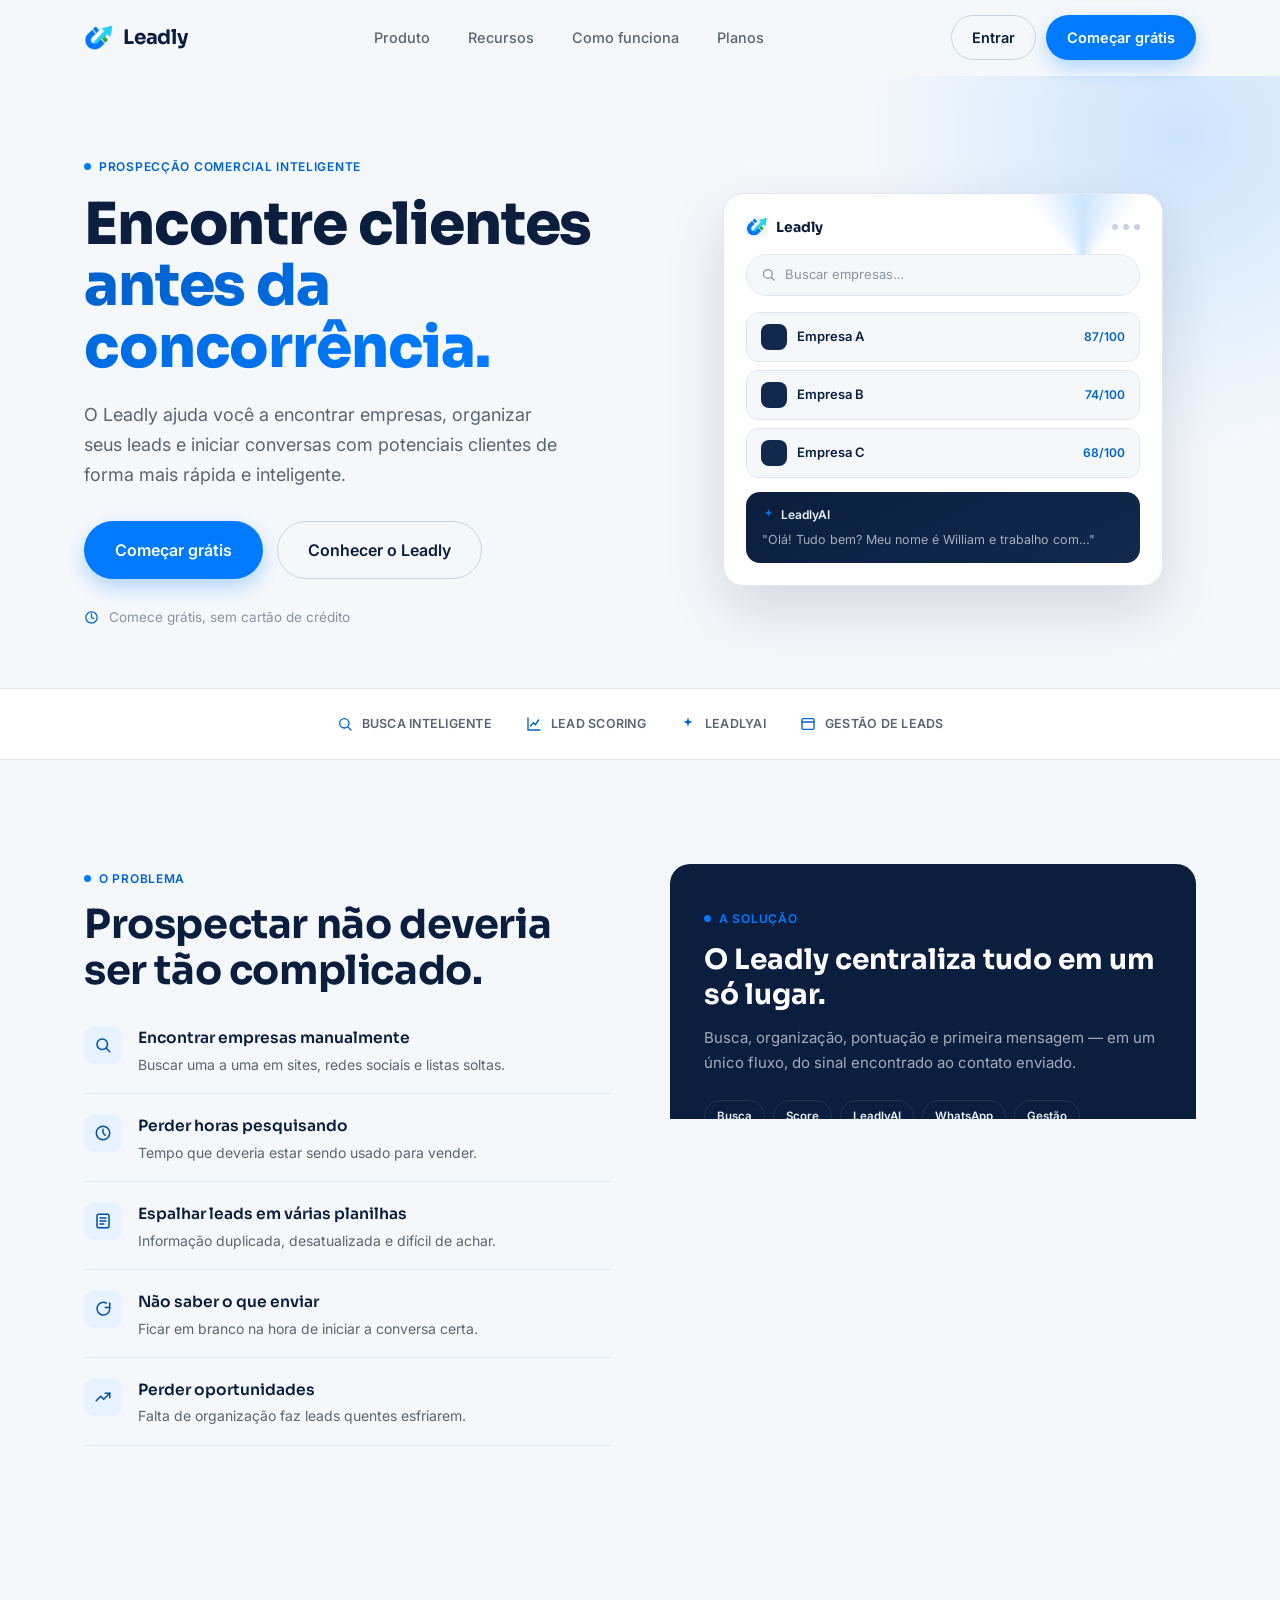
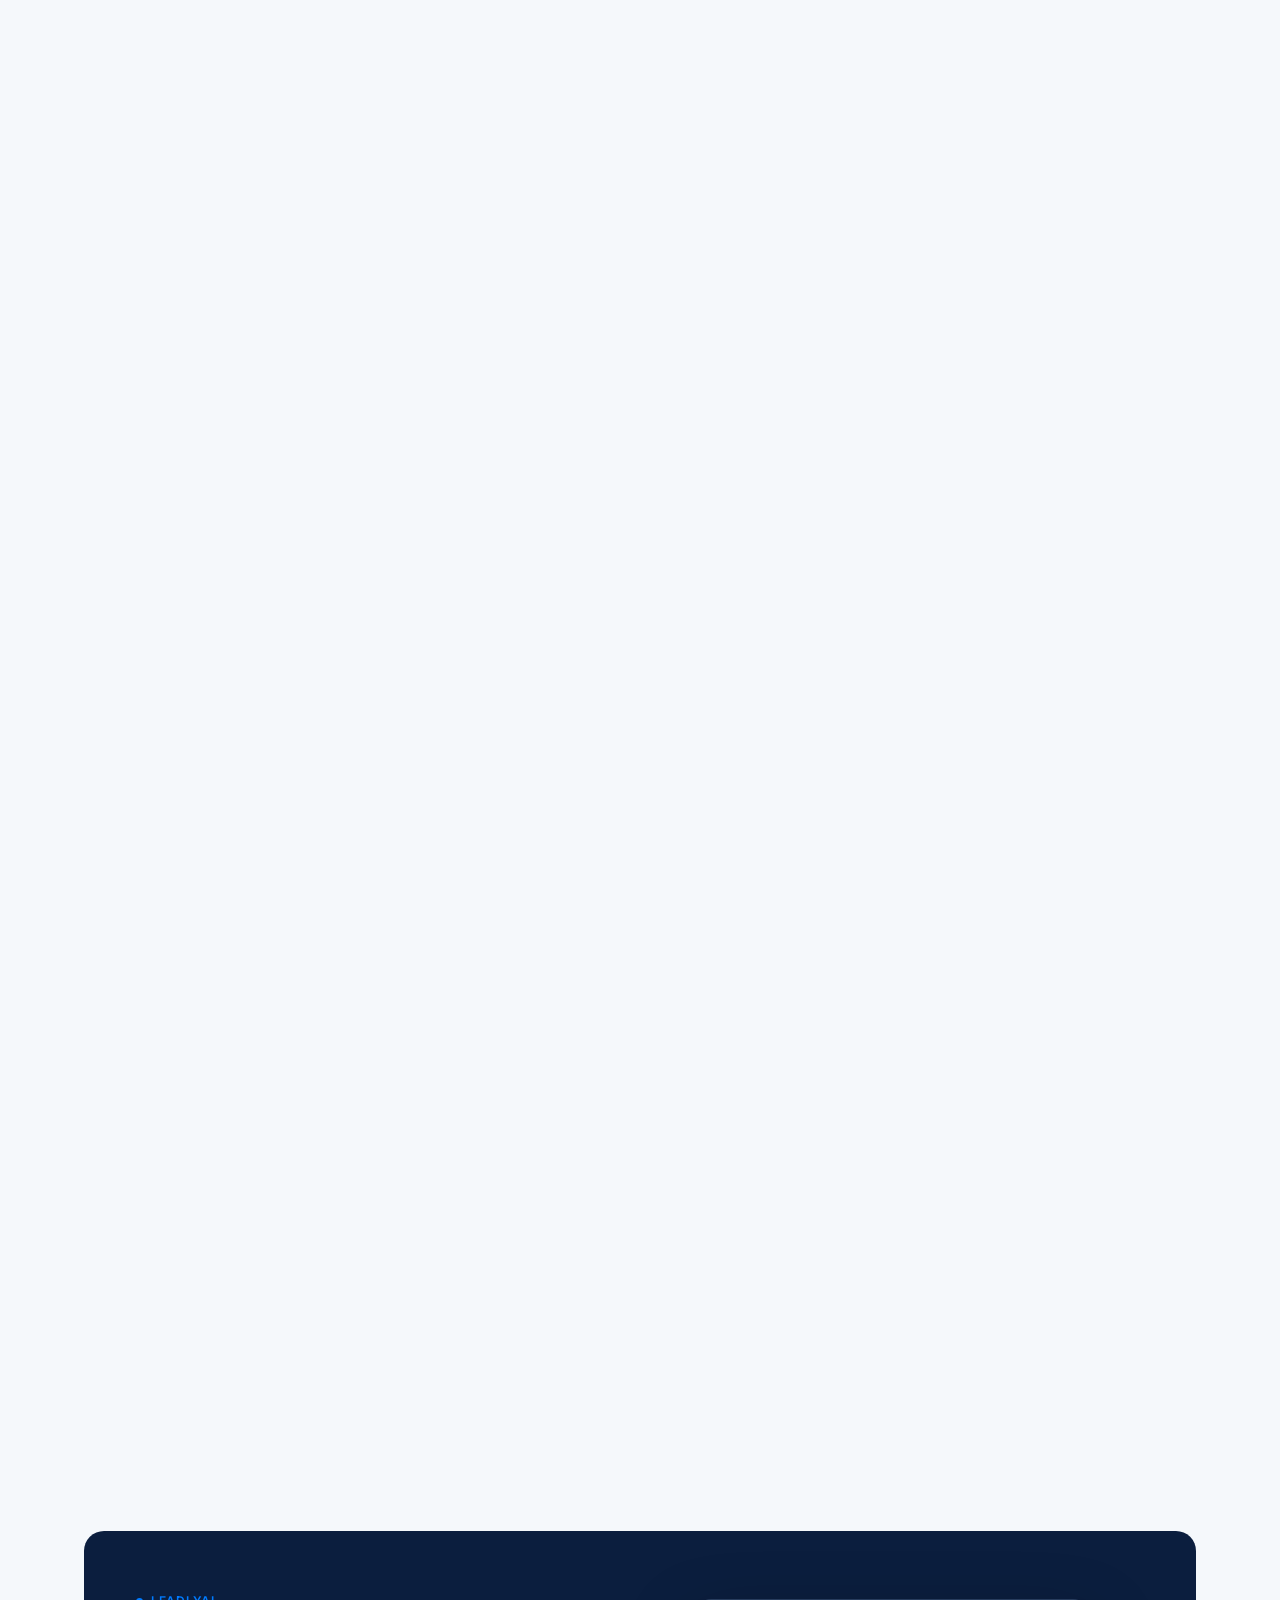
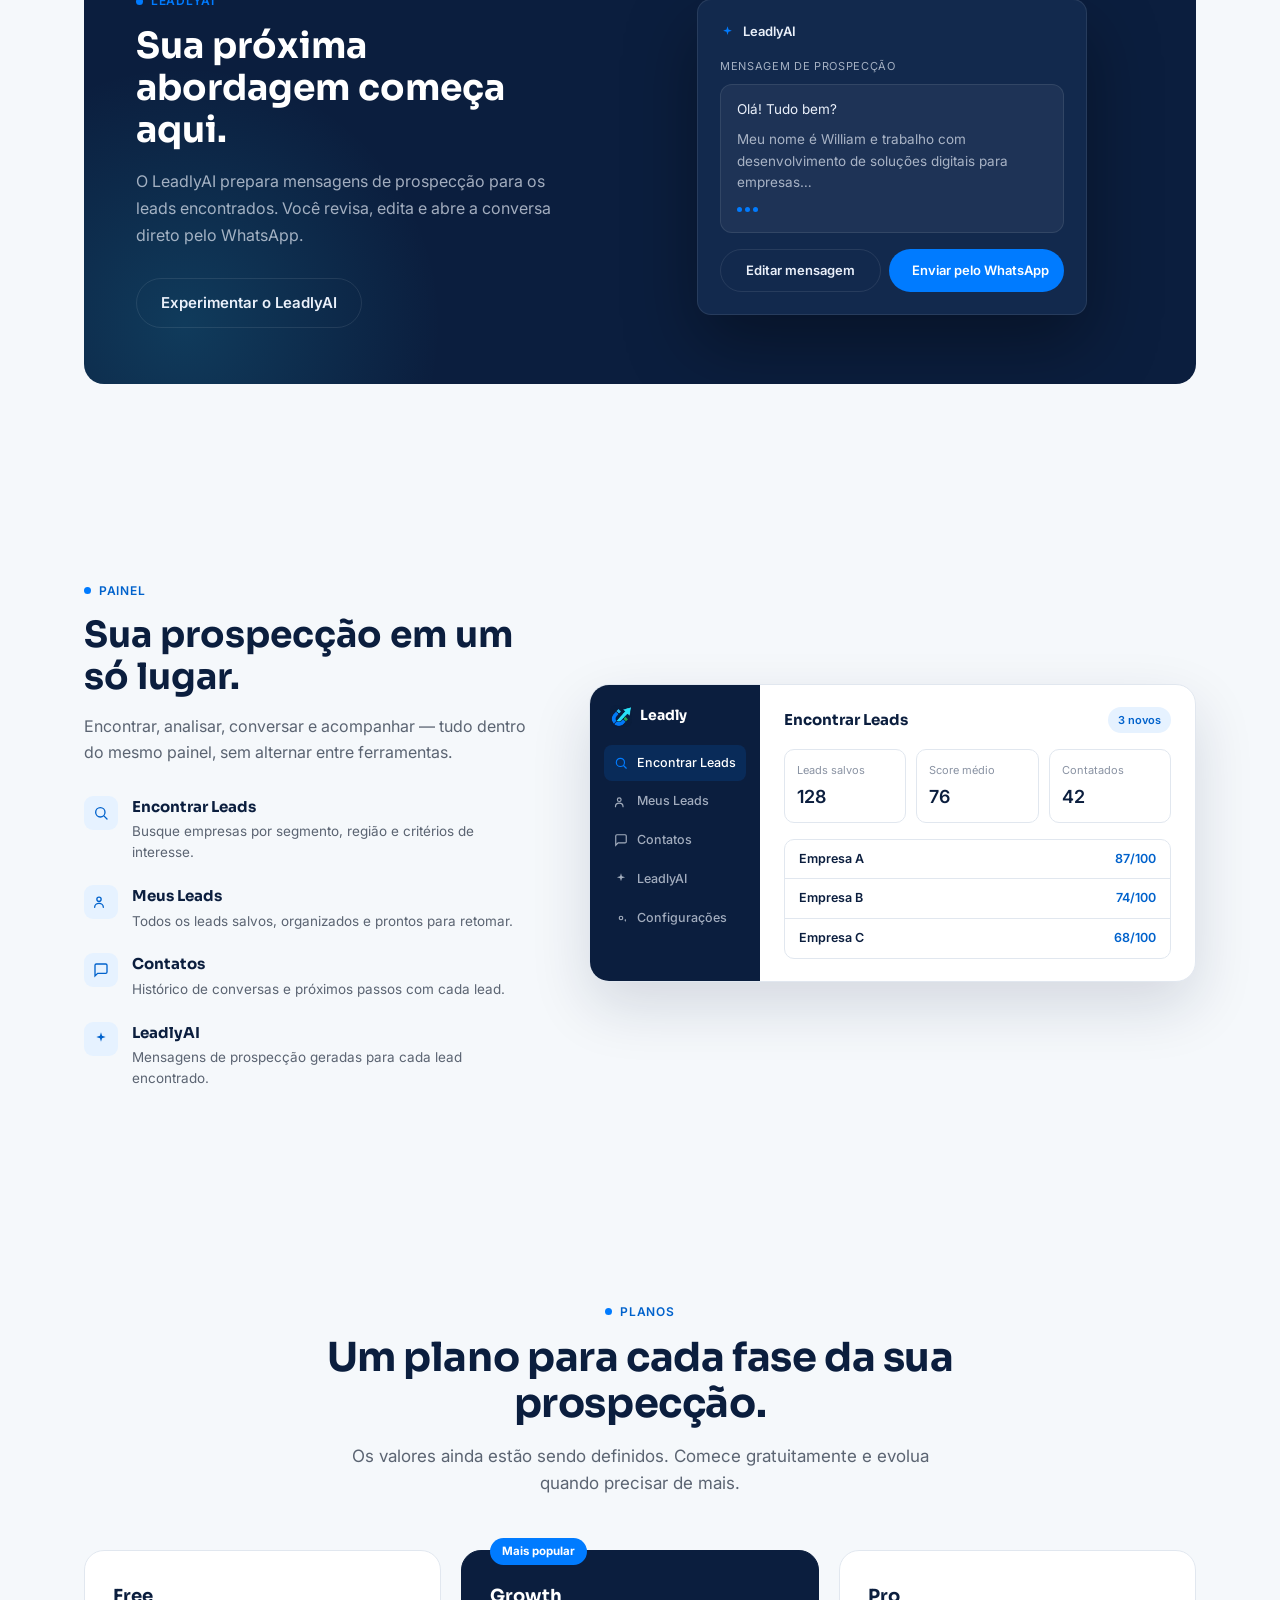
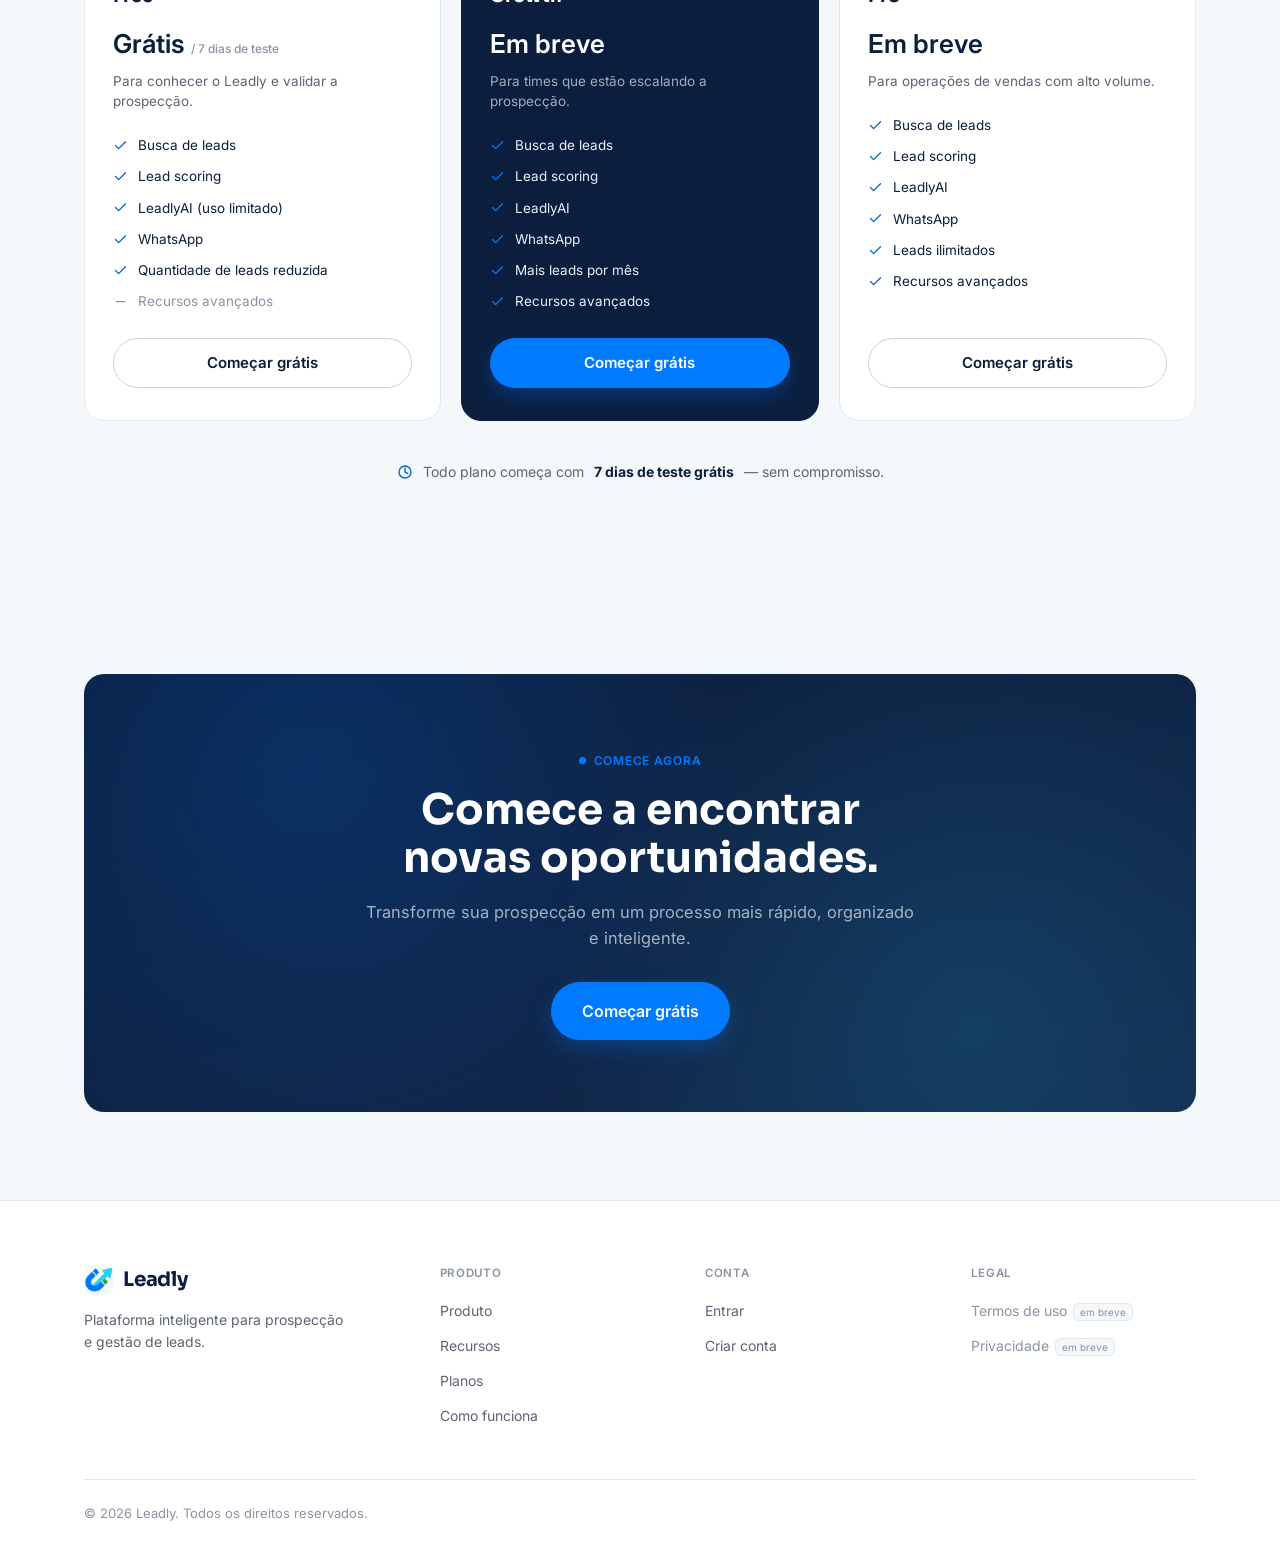
<file: index.html>
<!DOCTYPE html>
<html lang="pt-BR">
<head>
    <meta charset="UTF-8">
    <meta name="viewport" content="width=device-width, initial-scale=1.0">
    <title>Leadly — Encontre clientes e transforme oportunidades em vendas</title>
    <meta name="description" content="O Leadly ajuda empresas e freelancers a encontrar empresas, organizar leads, gerar mensagens de prospecção com o LeadlyAI e iniciar contatos pelo WhatsApp — tudo em um só lugar.">
    <meta name="theme-color" content="#0B1E3E">
    <link rel="icon" type="image/png" href="assets/favicon.png" />
    <link rel="preconnect" href="https://fonts.googleapis.com">
    <link rel="preconnect" href="https://fonts.gstatic.com" crossorigin>
    <link rel="stylesheet" href="css/style.css" />
    <link rel="stylesheet" href="css/home.css" />
</head>
<body>

<!-- ============================== HEADER ============================== -->
<header class="site-header" id="site-header">
    <div class="container header-inner">
        <a href="#produto" class="logo" aria-label="Leadly — página inicial">
            <img src="assets/icon-light.png" alt="" class="logo-mark" aria-hidden="true" />
            Leadly
        </a>

        <nav class="main-nav" aria-label="Navegação principal">
            <a href="#produto">Produto</a>
            <a href="#recursos">Recursos</a>
            <a href="#como-funciona">Como funciona</a>
            <a href="#planos">Planos</a>
        </nav>

        <div class="header-actions">
            <a href="login.html" class="home-btn home-btn-ghost">Entrar</a>
            <a href="cadastro.html" class="home-btn home-btn-primary">Começar grátis</a>
        </div>

        <button class="nav-toggle" id="nav-toggle" aria-expanded="false" aria-controls="mobile-panel" aria-label="Abrir menu">
            <span></span>
        </button>
    </div>

    <div class="mobile-panel" id="mobile-panel">
        <nav aria-label="Navegação mobile">
            <a href="#produto" data-nav-close>Produto</a>
            <a href="#recursos" data-nav-close>Recursos</a>
            <a href="#como-funciona" data-nav-close>Como funciona</a>
            <a href="#planos" data-nav-close>Planos</a>
        </nav>
        <div class="header-actions">
            <a href="login.html" class="home-btn home-btn-ghost">Entrar</a>
            <a href="cadastro.html" class="home-btn home-btn-primary">Começar grátis</a>
        </div>
    </div>
</header>

<main>

    <!-- ============================== HERO ============================== -->
    <section class="hero" id="produto">
        <div class="container hero-grid">
            <div class="hero-copy">
                <span class="eyebrow"><span class="dot-signal" aria-hidden="true"></span>Prospecção comercial inteligente</span>
                <h1>Encontre clientes <em>antes da concorrência.</em></h1>
                <p>O Leadly ajuda você a encontrar empresas, organizar seus leads e iniciar conversas com potenciais clientes de forma mais rápida e inteligente.</p>
                <div class="hero-cta">
                    <a href="cadastro.html" class="home-btn home-btn-primary home-btn-lg">Começar grátis</a>
                    <a href="#recursos" class="home-btn home-btn-ghost home-btn-lg">Conhecer o Leadly</a>
                </div>
                <div class="hero-meta">
                    <svg viewBox="0 0 24 24" fill="none" stroke="currentColor" stroke-width="2" stroke-linecap="round"><path d="M12 6v6l4 2"/><circle cx="12" cy="12" r="9"/></svg>
                    Comece grátis, sem cartão de crédito
                </div>
            </div>

            <div class="hero-visual reveal" data-reveal>
                <div class="mock-card" role="img" aria-label="Painel do Leadly mostrando uma busca de empresas, uma lista de leads com pontuação e uma mensagem gerada pelo LeadlyAI">
                    <div class="mock-topbar">
                        <div class="mock-brand">
                            <img src="assets/icon-light.png" alt="" class="logo-mark" />
                            Leadly
                        </div>
                        <div class="mock-dots"><span></span><span></span><span></span></div>
                    </div>

                    <div class="mock-search">
                        <svg viewBox="0 0 24 24" fill="none" stroke="currentColor" stroke-width="2" stroke-linecap="round"><circle cx="11" cy="11" r="7"/><path d="m21 21-4.3-4.3"/></svg>
                        <span>Buscar empresas…</span>
                    </div>

                    <div class="mock-list">
                        <div class="mock-row">
                            <div class="mock-row-left"><span class="mock-avatar"></span><span>Empresa A</span></div>
                            <span class="mock-score">87/100</span>
                        </div>
                        <div class="mock-row">
                            <div class="mock-row-left"><span class="mock-avatar"></span><span>Empresa B</span></div>
                            <span class="mock-score">74/100</span>
                        </div>
                        <div class="mock-row">
                            <div class="mock-row-left"><span class="mock-avatar"></span><span>Empresa C</span></div>
                            <span class="mock-score">68/100</span>
                        </div>
                    </div>

                    <div class="mock-ai">
                        <div class="mock-ai-head">
                            <svg viewBox="0 0 24 24" fill="currentColor"><path d="M12 2l1.6 5.2L19 9l-5.4 1.8L12 16l-1.6-5.2L5 9l5.4-1.8L12 2z"/></svg>
                            LeadlyAI
                        </div>
                        <p>"Olá! Tudo bem? Meu nome é William e trabalho com…"</p>
                    </div>
                </div>
            </div>
        </div>
    </section>

    <!-- ============================== SOCIAL PROOF STRIP ============================== -->
    <section class="proof-strip" aria-label="Principais capacidades do Leadly">
        <div class="container proof-list">
            <div class="proof-item"><svg viewBox="0 0 24 24" fill="none" stroke="currentColor" stroke-width="2" stroke-linecap="round"><circle cx="11" cy="11" r="7"/><path d="m21 21-4.3-4.3"/></svg>Busca inteligente</div>
            <div class="proof-item"><svg viewBox="0 0 24 24" fill="none" stroke="currentColor" stroke-width="2" stroke-linecap="round"><path d="M3 3v18h18"/><path d="M7 15l4-5 3 3 5-7"/></svg>Lead scoring</div>
            <div class="proof-item"><svg viewBox="0 0 24 24" fill="currentColor"><path d="M12 2l1.6 5.2L19 9l-5.4 1.8L12 16l-1.6-5.2L5 9l5.4-1.8L12 2z"/></svg>LeadlyAI</div>
            <div class="proof-item"><svg viewBox="0 0 24 24" fill="none" stroke="currentColor" stroke-width="2" stroke-linecap="round"><rect x="3" y="4" width="18" height="16" rx="2"/><path d="M3 9h18"/></svg>Gestão de leads</div>
        </div>
    </section>

    <!-- ============================== PROBLEMA ============================== -->
    <section class="section" id="problema">
        <div class="container">
            <div class="problem-grid">
                <div class="reveal-stagger" data-reveal>
                    <div class="section-head" style="margin-bottom:32px;">
                        <span class="eyebrow"><span class="dot-signal"></span>O problema</span>
                        <h2>Prospectar não deveria ser tão complicado.</h2>
                    </div>

                    <div class="problem-list">
                        <div class="problem-item">
                            <span class="problem-icon"><svg viewBox="0 0 24 24" fill="none" stroke="currentColor" stroke-width="2" stroke-linecap="round"><circle cx="11" cy="11" r="7"/><path d="m21 21-4.3-4.3"/></svg></span>
                            <div class="problem-text"><h4>Encontrar empresas manualmente</h4><p>Buscar uma a uma em sites, redes sociais e listas soltas.</p></div>
                        </div>
                        <div class="problem-item">
                            <span class="problem-icon"><svg viewBox="0 0 24 24" fill="none" stroke="currentColor" stroke-width="2" stroke-linecap="round"><circle cx="12" cy="12" r="9"/><path d="M12 7v5l3 3"/></svg></span>
                            <div class="problem-text"><h4>Perder horas pesquisando</h4><p>Tempo que deveria estar sendo usado para vender.</p></div>
                        </div>
                        <div class="problem-item">
                            <span class="problem-icon"><svg viewBox="0 0 24 24" fill="none" stroke="currentColor" stroke-width="2" stroke-linecap="round"><rect x="4" y="3" width="16" height="18" rx="2"/><path d="M8 8h8M8 12h8M8 16h5"/></svg></span>
                            <div class="problem-text"><h4>Espalhar leads em várias planilhas</h4><p>Informação duplicada, desatualizada e difícil de achar.</p></div>
                        </div>
                        <div class="problem-item">
                            <span class="problem-icon"><svg viewBox="0 0 24 24" fill="none" stroke="currentColor" stroke-width="2" stroke-linecap="round"><path d="M21 11.5a8.5 8.5 0 1 1-4.4-7.4"/><path d="M21 4v6h-6"/></svg></span>
                            <div class="problem-text"><h4>Não saber o que enviar</h4><p>Ficar em branco na hora de iniciar a conversa certa.</p></div>
                        </div>
                        <div class="problem-item">
                            <span class="problem-icon"><svg viewBox="0 0 24 24" fill="none" stroke="currentColor" stroke-width="2" stroke-linecap="round"><path d="M3 17l6-6 4 4 8-8"/><path d="M15 7h6v6"/></svg></span>
                            <div class="problem-text"><h4>Perder oportunidades</h4><p>Falta de organização faz leads quentes esfriarem.</p></div>
                        </div>
                    </div>
                </div>

                <div class="solution-panel reveal" data-reveal>
                    <span class="eyebrow eyebrow--light"><span class="dot-signal"></span>A solução</span>
                    <h3>O Leadly centraliza tudo em um só lugar.</h3>
                    <p>Busca, organização, pontuação e primeira mensagem — em um único fluxo, do sinal encontrado ao contato enviado.</p>
                    <div class="solution-badges">
                        <span>Busca</span><span>Score</span><span>LeadlyAI</span><span>WhatsApp</span><span>Gestão</span>
                    </div>
                </div>
            </div>
        </div>
    </section>

    <!-- ============================== RECURSOS ============================== -->
    <section class="section" id="recursos">
        <div class="container">
            <div class="section-head center reveal" data-reveal>
                <span class="eyebrow"><span class="dot-signal"></span>Recursos</span>
                <h2>Tudo que você precisa para prospectar melhor.</h2>
                <p>Do primeiro sinal de uma oportunidade até a conversa iniciada — sem trocar de ferramenta.</p>
            </div>

            <div class="features-grid reveal-stagger" data-reveal>
                <article class="feature-card">
                    <span class="feature-icon"><svg viewBox="0 0 24 24" fill="none" stroke="currentColor" stroke-width="2" stroke-linecap="round"><circle cx="11" cy="11" r="7"/><path d="m21 21-4.3-4.3"/></svg></span>
                    <h4>Encontrar Leads</h4>
                    <p>Pesquise empresas e encontre potenciais clientes para o seu negócio.</p>
                </article>
                <article class="feature-card">
                    <span class="feature-icon"><svg viewBox="0 0 24 24" fill="none" stroke="currentColor" stroke-width="2" stroke-linecap="round"><path d="M3 3v18h18"/><path d="M7 15l4-5 3 3 5-7"/></svg></span>
                    <h4>Lead Scoring</h4>
                    <p>Identifique quais leads apresentam maior potencial de conversão.</p>
                </article>
                <article class="feature-card">
                    <span class="feature-icon"><svg viewBox="0 0 24 24" fill="currentColor"><path d="M12 2l1.6 5.2L19 9l-5.4 1.8L12 16l-1.6-5.2L5 9l5.4-1.8L12 2z"/></svg></span>
                    <h4>LeadlyAI</h4>
                    <p>Receba uma mensagem de prospecção pronta e personalize antes de enviar.</p>
                </article>
                <article class="feature-card">
                    <span class="feature-icon"><svg viewBox="0 0 24 24" fill="none" stroke="currentColor" stroke-width="2" stroke-linecap="round"><path d="M21 11.5a8.5 8.5 0 1 1-4.4-7.4"/><path d="M21 4v6h-6"/></svg></span>
                    <h4>WhatsApp</h4>
                    <p>Abra uma conversa no WhatsApp com a mensagem já preparada.</p>
                </article>
                <article class="feature-card">
                    <span class="feature-icon"><svg viewBox="0 0 24 24" fill="none" stroke="currentColor" stroke-width="2" stroke-linecap="round"><circle cx="9" cy="8" r="3.2"/><path d="M2.5 20c0-3.5 2.9-6 6.5-6s6.5 2.5 6.5 6"/><circle cx="17.5" cy="9" r="2.4"/><path d="M15 14.5c2.6.4 4.5 2.4 4.5 5.5"/></svg></span>
                    <h4>Meus Leads</h4>
                    <p>Salve e organize os leads encontrados em um único lugar.</p>
                </article>
                <article class="feature-card">
                    <span class="feature-icon"><svg viewBox="0 0 24 24" fill="none" stroke="currentColor" stroke-width="2" stroke-linecap="round"><circle cx="12" cy="12" r="3"/><path d="M19.4 15a1.7 1.7 0 0 0 .3 1.9l.1.1a2 2 0 1 1-2.8 2.8l-.1-.1a1.7 1.7 0 0 0-1.9-.3 1.7 1.7 0 0 0-1 1.5V21a2 2 0 1 1-4 0v-.1a1.7 1.7 0 0 0-1-1.6 1.7 1.7 0 0 0-1.9.3l-.1.1a2 2 0 1 1-2.8-2.8l.1-.1a1.7 1.7 0 0 0 .3-1.9 1.7 1.7 0 0 0-1.5-1H3a2 2 0 1 1 0-4h.1a1.7 1.7 0 0 0 1.6-1 1.7 1.7 0 0 0-.3-1.9l-.1-.1a2 2 0 1 1 2.8-2.8l.1.1a1.7 1.7 0 0 0 1.9.3H9a1.7 1.7 0 0 0 1-1.5V3a2 2 0 1 1 4 0v.1a1.7 1.7 0 0 0 1 1.5 1.7 1.7 0 0 0 1.9-.3l.1-.1a2 2 0 1 1 2.8 2.8l-.1.1a1.7 1.7 0 0 0-.3 1.9V9a1.7 1.7 0 0 0 1.5 1H21a2 2 0 1 1 0 4h-.1a1.7 1.7 0 0 0-1.5 1z"/></svg></span>
                    <h4>Gestão</h4>
                    <p>Suas informações de prospecção organizadas em um único painel.</p>
                </article>
            </div>
        </div>
    </section>

    <!-- ============================== COMO FUNCIONA ============================== -->
    <section class="section" id="como-funciona">
        <div class="container">
            <div class="section-head center reveal" data-reveal>
                <span class="eyebrow"><span class="dot-signal"></span>Como funciona</span>
                <h2>Do sinal encontrado ao cliente convertido.</h2>
                <p>Quatro passos — nessa ordem — para transformar uma busca em uma conversa real.</p>
            </div>

            <div class="steps-wrap reveal-stagger" data-reveal>
                <div class="steps-line" aria-hidden="true"></div>
                <div class="steps-grid">
                    <div class="step-item">
                        <span class="step-num">01</span>
                        <h4>Encontre</h4>
                        <p>Pesquise empresas e potenciais clientes para o seu negócio.</p>
                    </div>
                    <div class="step-item">
                        <span class="step-num">02</span>
                        <h4>Analise</h4>
                        <p>Veja as informações e o potencial de cada lead encontrado.</p>
                    </div>
                    <div class="step-item">
                        <span class="step-num">03</span>
                        <h4>Conecte</h4>
                        <p>Use o LeadlyAI para preparar sua abordagem em segundos.</p>
                    </div>
                    <div class="step-item">
                        <span class="step-num">04</span>
                        <h4>Converta</h4>
                        <p>Entre em contato e transforme oportunidades em clientes.</p>
                    </div>
                </div>
            </div>
        </div>
    </section>

    <!-- ============================== LEADLYAI ============================== -->
    <section class="section-tight">
        <div class="container">
            <div class="ai-section reveal" data-reveal>
                <div class="ai-grid">
                    <div class="ai-copy">
                        <span class="eyebrow eyebrow--light"><span class="dot-signal"></span>LeadlyAI</span>
                        <h2>Sua próxima abordagem começa aqui.</h2>
                        <p>O LeadlyAI prepara mensagens de prospecção para os leads encontrados. Você revisa, edita e abre a conversa direto pelo WhatsApp.</p>
                        <a href="cadastro.html" class="home-btn home-btn-outline-light">Experimentar o LeadlyAI</a>
                    </div>

                    <div class="ai-mock-wrap">
                        <div class="ai-mock" role="img" aria-label="Mensagem de prospecção gerada pelo LeadlyAI, pronta para editar ou enviar pelo WhatsApp">
                            <div class="ai-mock-head">
                                <svg viewBox="0 0 24 24" fill="currentColor"><path d="M12 2l1.6 5.2L19 9l-5.4 1.8L12 16l-1.6-5.2L5 9l5.4-1.8L12 2z"/></svg>
                                LeadlyAI
                            </div>
                            <div class="ai-mock-label">Mensagem de prospecção</div>
                            <div class="ai-mock-bubble">
                                <p>Olá! Tudo bem?</p>
                                <p>Meu nome é William e trabalho com desenvolvimento de soluções digitais para empresas…</p>
                                <div class="ai-typing"><span></span><span></span><span></span></div>
                            </div>
                            <div class="ai-mock-actions">
                                <button type="button" class="home-btn home-btn-outline-light" disabled>Editar mensagem</button>
                                <button type="button" class="home-btn home-btn-whatsapp" disabled>
                                    <svg viewBox="0 0 24 24" fill="none" stroke="currentColor" stroke-width="2" stroke-linecap="round"><path d="M21 11.5a8.5 8.5 0 1 1-4.4-7.4"/><path d="M21 4v6h-6"/></svg>
                                    Enviar pelo WhatsApp
                                </button>
                            </div>
                        </div>
                    </div>
                </div>
            </div>
        </div>
    </section>

    <!-- ============================== DASHBOARD ============================== -->
    <section class="section">
        <div class="container">
            <div class="dash-grid">
                <div class="reveal" data-reveal>
                    <span class="eyebrow"><span class="dot-signal"></span>Painel</span>
                    <h2 style="font-size:clamp(26px,3vw,36px);line-height:1.18;margin-top:14px;">Sua prospecção em um só lugar.</h2>
                    <p style="margin-top:14px;color:var(--ink-muted);font-size:16px;line-height:1.65;">Encontrar, analisar, conversar e acompanhar — tudo dentro do mesmo painel, sem alternar entre ferramentas.</p>

                    <div class="dash-points">
                        <div class="dash-point">
                            <span class="dash-point-icon"><svg viewBox="0 0 24 24" fill="none" stroke="currentColor" stroke-width="2" stroke-linecap="round"><circle cx="11" cy="11" r="7"/><path d="m21 21-4.3-4.3"/></svg></span>
                            <div><h4>Encontrar Leads</h4><p>Busque empresas por segmento, região e critérios de interesse.</p></div>
                        </div>
                        <div class="dash-point">
                            <span class="dash-point-icon"><svg viewBox="0 0 24 24" fill="none" stroke="currentColor" stroke-width="2" stroke-linecap="round"><circle cx="9" cy="8" r="3.2"/><path d="M2.5 20c0-3.5 2.9-6 6.5-6s6.5 2.5 6.5 6"/></svg></span>
                            <div><h4>Meus Leads</h4><p>Todos os leads salvos, organizados e prontos para retomar.</p></div>
                        </div>
                        <div class="dash-point">
                            <span class="dash-point-icon"><svg viewBox="0 0 24 24" fill="none" stroke="currentColor" stroke-width="2" stroke-linecap="round"><path d="M21 15a2 2 0 0 1-2 2H7l-4 4V5a2 2 0 0 1 2-2h14a2 2 0 0 1 2 2z"/></svg></span>
                            <div><h4>Contatos</h4><p>Histórico de conversas e próximos passos com cada lead.</p></div>
                        </div>
                        <div class="dash-point">
                            <span class="dash-point-icon"><svg viewBox="0 0 24 24" fill="currentColor"><path d="M12 2l1.6 5.2L19 9l-5.4 1.8L12 16l-1.6-5.2L5 9l5.4-1.8L12 2z"/></svg></span>
                            <div><h4>LeadlyAI</h4><p>Mensagens de prospecção geradas para cada lead encontrado.</p></div>
                        </div>
                    </div>
                </div>

                <div class="reveal" data-reveal>
                    <div class="dash-mock" role="img" aria-label="Visão geral do painel do Leadly com menu lateral, indicadores e lista de leads">
                        <aside class="dash-sidebar">
                            <div class="mock-brand">
                                <img src="assets/icon-dark.png" alt="" class="logo-mark" />
                                Leadly
                            </div>
                            <div class="dash-nav-item is-active"><svg viewBox="0 0 24 24" fill="none" stroke="currentColor" stroke-width="2" stroke-linecap="round"><circle cx="11" cy="11" r="7"/><path d="m21 21-4.3-4.3"/></svg>Encontrar Leads</div>
                            <div class="dash-nav-item"><svg viewBox="0 0 24 24" fill="none" stroke="currentColor" stroke-width="2" stroke-linecap="round"><circle cx="9" cy="8" r="3.2"/><path d="M2.5 20c0-3.5 2.9-6 6.5-6s6.5 2.5 6.5 6"/></svg>Meus Leads</div>
                            <div class="dash-nav-item"><svg viewBox="0 0 24 24" fill="none" stroke="currentColor" stroke-width="2" stroke-linecap="round"><path d="M21 15a2 2 0 0 1-2 2H7l-4 4V5a2 2 0 0 1 2-2h14a2 2 0 0 1 2 2z"/></svg>Contatos</div>
                            <div class="dash-nav-item"><svg viewBox="0 0 24 24" fill="currentColor"><path d="M12 2l1.6 5.2L19 9l-5.4 1.8L12 16l-1.6-5.2L5 9l5.4-1.8L12 2z"/></svg>LeadlyAI</div>
                            <div class="dash-nav-item"><svg viewBox="0 0 24 24" fill="none" stroke="currentColor" stroke-width="2" stroke-linecap="round"><circle cx="12" cy="12" r="3"/><path d="M19.4 15a1.7 1.7 0 0 0 .3 1.9"/></svg>Configurações</div>
                        </aside>
                        <div class="dash-main">
                            <div class="dash-main-head">
                                <h5>Encontrar Leads</h5>
                                <span class="dash-chip">3 novos</span>
                            </div>
                            <div class="dash-cards">
                                <div class="dash-mini-card"><span class="mini-label">Leads salvos</span><span class="mini-value">128</span></div>
                                <div class="dash-mini-card"><span class="mini-label">Score médio</span><span class="mini-value">76</span></div>
                                <div class="dash-mini-card"><span class="mini-label">Contatados</span><span class="mini-value">42</span></div>
                            </div>
                            <div class="dash-table">
                                <div class="dash-table-row"><span>Empresa A</span><span>87/100</span></div>
                                <div class="dash-table-row"><span>Empresa B</span><span>74/100</span></div>
                                <div class="dash-table-row"><span>Empresa C</span><span>68/100</span></div>
                            </div>
                        </div>
                    </div>
                </div>
            </div>
        </div>
    </section>

    <!-- ============================== PLANOS ============================== -->
    <section class="section" id="planos">
        <div class="container">
            <div class="section-head center reveal" data-reveal>
                <span class="eyebrow"><span class="dot-signal"></span>Planos</span>
                <h2>Um plano para cada fase da sua prospecção.</h2>
                <p>Os valores ainda estão sendo definidos. Comece gratuitamente e evolua quando precisar de mais.</p>
            </div>

            <div class="plans-grid reveal-stagger" data-reveal id="plans-grid">
                <!-- Plan cards are rendered by js/plans.js from the PLANS config below,
                     so prices can be edited in one place once they're defined. -->
            </div>

            <p class="trial-note reveal" data-reveal>
                <svg viewBox="0 0 24 24" fill="none" stroke="currentColor" stroke-width="2" stroke-linecap="round"><path d="M12 6v6l4 2"/><circle cx="12" cy="12" r="9"/></svg>
                Todo plano começa com <strong>7 dias de teste grátis</strong> — sem compromisso.
            </p>
        </div>
    </section>

    <!-- ============================== CTA FINAL ============================== -->
    <section class="section-tight">
        <div class="container">
            <div class="final-cta reveal" data-reveal>
                <div class="final-cta-inner">
                    <span class="eyebrow eyebrow--light"><span class="dot-signal"></span>Comece agora</span>
                    <h2>Comece a encontrar novas oportunidades.</h2>
                    <p>Transforme sua prospecção em um processo mais rápido, organizado e inteligente.</p>
                    <a href="cadastro.html" class="home-btn home-btn-primary home-btn-lg">Começar grátis</a>
                </div>
            </div>
        </div>
    </section>

</main>

<!-- ============================== FOOTER ============================== -->
<footer class="site-footer">
    <div class="container">
        <div class="footer-grid">
            <div class="footer-brand">
                <a href="#produto" class="logo">
                    <img src="assets/icon-light.png" alt="" class="logo-mark" />
                    Leadly
                </a>
                <p>Plataforma inteligente para prospecção e gestão de leads.</p>
            </div>

            <div class="footer-col">
                <h5>Produto</h5>
                <ul>
                    <li><a href="#produto">Produto</a></li>
                    <li><a href="#recursos">Recursos</a></li>
                    <li><a href="#planos">Planos</a></li>
                    <li><a href="#como-funciona">Como funciona</a></li>
                </ul>
            </div>

            <div class="footer-col">
                <h5>Conta</h5>
                <ul>
                    <li><a href="login.html">Entrar</a></li>
                    <li><a href="cadastro.html">Criar conta</a></li>
                </ul>
            </div>

            <div class="footer-col">
                <h5>Legal</h5>
                <ul>
                    <li><span class="is-soon">Termos de uso<small>em breve</small></span></li>
                    <li><span class="is-soon">Privacidade<small>em breve</small></span></li>
                </ul>
            </div>
        </div>

        <div class="footer-bottom">
            <p>© 2026 Leadly. Todos os direitos reservados.</p>
        </div>
    </div>
</footer>

<script>
    (function(){
        "use strict";

        /* ---------- Header: shadow on scroll ---------- */
        var header = document.getElementById('site-header');
        var onScroll = function(){
            if(window.scrollY > 8){ header.classList.add('is-scrolled'); }
            else{ header.classList.remove('is-scrolled'); }
        };
        document.addEventListener('scroll', onScroll, { passive:true });
        onScroll();

        /* ---------- Mobile menu ---------- */
        var toggle = document.getElementById('nav-toggle');
        var panel = document.getElementById('mobile-panel');
        function closeMenu(){
            toggle.setAttribute('aria-expanded','false');
            panel.classList.remove('is-open');
            document.body.style.overflow = '';
        }
        function openMenu(){
            toggle.setAttribute('aria-expanded','true');
            panel.classList.add('is-open');
            document.body.style.overflow = 'hidden';
        }
        toggle.addEventListener('click', function(){
            var isOpen = toggle.getAttribute('aria-expanded') === 'true';
            if(isOpen){ closeMenu(); } else { openMenu(); }
        });
        panel.querySelectorAll('[data-nav-close]').forEach(function(a){
            a.addEventListener('click', closeMenu);
        });
        window.addEventListener('resize', function(){
            if(window.innerWidth > 1023){ closeMenu(); }
        });

        /* ---------- Scroll reveal ---------- */
        var revealEls = document.querySelectorAll('[data-reveal]');
        if('IntersectionObserver' in window){
            var io = new IntersectionObserver(function(entries){
                entries.forEach(function(entry){
                    if(entry.isIntersecting){
                        entry.target.classList.add('is-visible');
                        io.unobserve(entry.target);
                    }
                });
            }, { threshold:0.15, rootMargin:'0px 0px -40px 0px' });
            revealEls.forEach(function(el){ io.observe(el); });
        } else {
            revealEls.forEach(function(el){ el.classList.add('is-visible'); });
        }

        /* ---------- Plans: edit prices here once they're defined ---------- */
        var PLANS = [
            {
                name:'Free',
                price:'Grátis',
                priceNote:'7 dias de teste',
                desc:'Para conhecer o Leadly e validar a prospecção.',
                featured:false,
                features:[
                    { label:'Busca de leads', included:true },
                    { label:'Lead scoring', included:true },
                    { label:'LeadlyAI (uso limitado)', included:true },
                    { label:'WhatsApp', included:true },
                    { label:'Quantidade de leads reduzida', included:true },
                    { label:'Recursos avançados', included:false }
                ],
                cta:'Começar grátis'
            },
            {
                name:'Growth',
                price:'Em breve',
                priceNote:null,
                desc:'Para times que estão escalando a prospecção.',
                featured:true,
                features:[
                    { label:'Busca de leads', included:true },
                    { label:'Lead scoring', included:true },
                    { label:'LeadlyAI', included:true },
                    { label:'WhatsApp', included:true },
                    { label:'Mais leads por mês', included:true },
                    { label:'Recursos avançados', included:true }
                ],
                cta:'Começar grátis'
            },
            {
                name:'Pro',
                price:'Em breve',
                priceNote:null,
                desc:'Para operações de vendas com alto volume.',
                featured:false,
                features:[
                    { label:'Busca de leads', included:true },
                    { label:'Lead scoring', included:true },
                    { label:'LeadlyAI', included:true },
                    { label:'WhatsApp', included:true },
                    { label:'Leads ilimitados', included:true },
                    { label:'Recursos avançados', included:true }
                ],
                cta:'Começar grátis'
            }
        ];

        var checkIcon = '<svg viewBox="0 0 24 24" fill="none" stroke="currentColor" stroke-width="2" stroke-linecap="round" stroke-linejoin="round"><path d="M20 6 9 17l-5-5"/></svg>';
        var dashIcon = '<svg viewBox="0 0 24 24" fill="none" stroke="currentColor" stroke-width="2" stroke-linecap="round"><path d="M5 12h14"/></svg>';

        var grid = document.getElementById('plans-grid');
        if(grid){
            var html = PLANS.map(function(plan){
                var featuresHtml = plan.features.map(function(f){
                    return '<li' + (f.included ? '' : ' class="is-muted"') + '>' + (f.included ? checkIcon : dashIcon) + '<span>' + f.label + '</span></li>';
                }).join('');
                var priceNoteHtml = plan.priceNote ? ' <small>/ ' + plan.priceNote + '</small>' : '';
                return (
                    '<div class="plan-card' + (plan.featured ? ' is-featured' : '') + '">' +
                    (plan.featured ? '<span class="plan-featured-tag">Mais popular</span>' : '') +
                    '<span class="plan-name">' + plan.name + '</span>' +
                    '<div class="plan-price">' + plan.price + priceNoteHtml + '</div>' +
                    '<p class="plan-desc">' + plan.desc + '</p>' +
                    '<ul class="plan-features">' + featuresHtml + '</ul>' +
                    '<a href="cadastro.html" class="home-btn home-btn-block ' + (plan.featured ? 'home-btn-primary' : 'home-btn-ghost') + '">' + plan.cta + '</a>' +
                    '</div>'
                );
            }).join('');
            grid.innerHTML = html;
        }
    })();
</script>

</body>
</html>
</file>
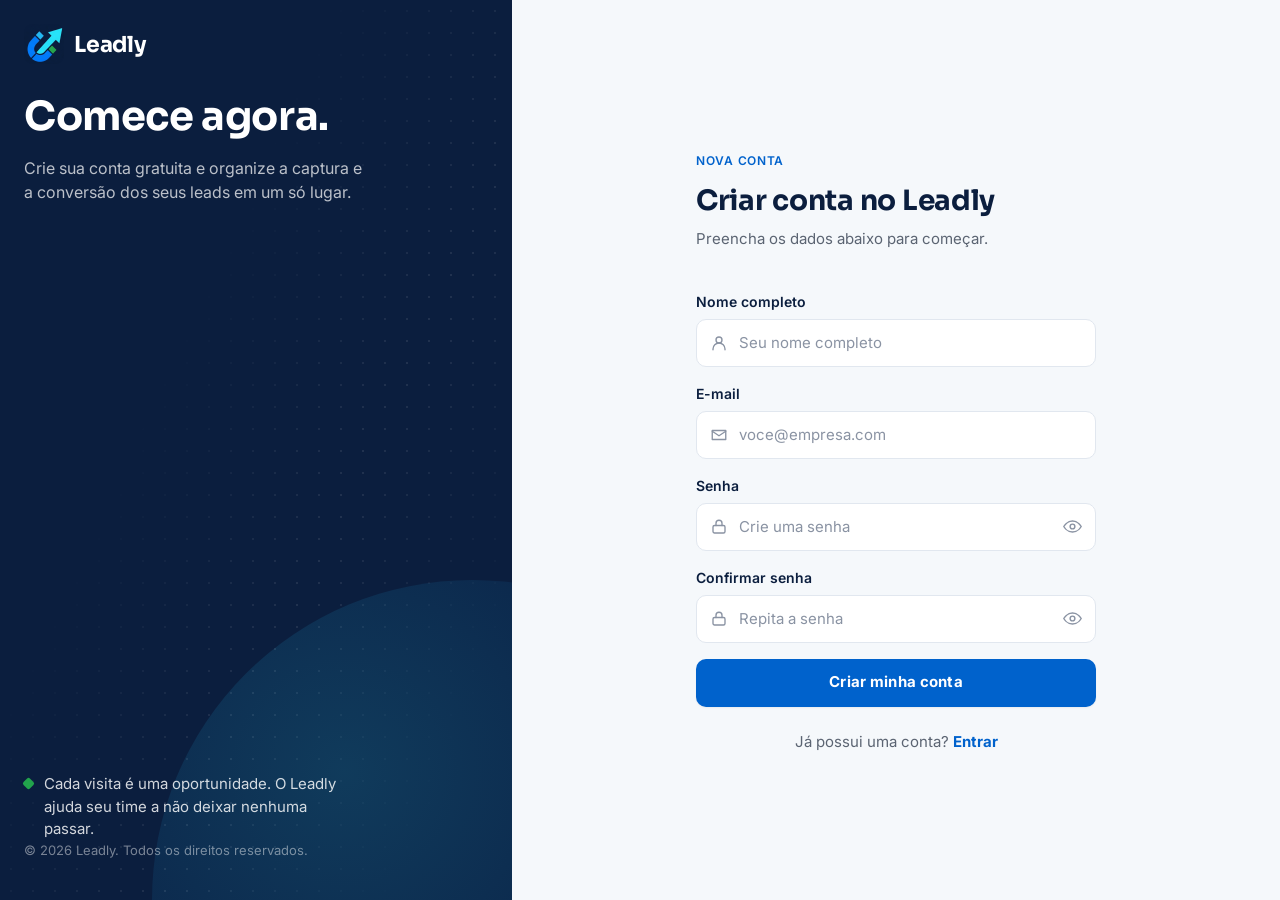
<file: cadastro.html>
<!DOCTYPE html>
<html lang="pt-BR">
<head>
  <meta charset="UTF-8" />
  <meta name="viewport" content="width=device-width, initial-scale=1.0" />
  <title>Criar conta | Leadly</title>
  <meta name="description" content="Crie sua conta Leadly e comece a capturar e converter leads." />
  <link rel="icon" type="image/png" href="assets/favicon.png" />
  <link rel="stylesheet" href="css/style.css" />
</head>
<body>

<div class="auth-shell">

  <!-- Painel de marca (mesma estrutura do login.html) -->
  <header class="brand-panel">
    <div class="brand-panel__compact">
      <img src="assets/icon-dark.png" alt="" />
      <span>Leadly</span>
    </div>

    <div class="brand-panel__top">
      <div class="brand-mark">
        <img src="assets/icon-dark.png" alt="Leadly" />
        <span class="brand-mark__name">Leadly</span>
      </div>

      <p class="brand-panel__headline">Comece agora.</p>
      <p class="brand-panel__text">
        Crie sua conta gratuita e organize a captura e a conversão dos seus leads em um só lugar.
      </p>
    </div>

    <div class="brand-panel__bottom">
      <p class="brand-quote">
        Cada visita é uma oportunidade. O Leadly ajuda seu time a não deixar nenhuma passar.
      </p>
      <p class="brand-panel__footer">© 2026 Leadly. Todos os direitos reservados.</p>
    </div>
  </header>

  <!-- Formulário -->
  <main class="form-panel">
    <section class="form-card" aria-labelledby="cadastro-title">

      <div class="form-card__header">
        <span class="form-card__eyebrow">Nova conta</span>
        <h1 class="form-card__title" id="cadastro-title">Criar conta no Leadly</h1>
        <p class="form-card__subtitle">Preencha os dados abaixo para começar.</p>
      </div>

      <form id="cadastroForm" action="#" method="post" novalidate>

        <!-- Alerta de erro geral (falha de validação no backend, e-mail já usado, falha de conexão etc.) -->
        <div class="notice notice--error" id="formAlert" hidden role="alert">
          <svg viewBox="0 0 24 24" fill="none" stroke="currentColor" stroke-width="1.8" stroke-linecap="round" stroke-linejoin="round" aria-hidden="true">
            <circle cx="12" cy="12" r="10"></circle>
            <line x1="12" y1="8" x2="12" y2="12"></line>
            <line x1="12" y1="16" x2="12.01" y2="16"></line>
          </svg>
          <span></span>
        </div>

        <!-- Alerta de sucesso, mostrado após o cadastro dar certo -->
        <div class="notice notice--success" id="formSuccess" hidden role="status">
          <svg viewBox="0 0 24 24" fill="none" stroke="currentColor" stroke-width="1.8" stroke-linecap="round" stroke-linejoin="round" aria-hidden="true">
            <circle cx="12" cy="12" r="10"></circle>
            <path d="M8 12l3 3 5-6"></path>
          </svg>
          <span></span>
        </div>

        <div class="field-group">

          <div class="field">
            <label for="nome">Nome completo</label>
            <div class="input-wrap">
              <svg viewBox="0 0 24 24" fill="none" stroke="currentColor" stroke-width="1.8" stroke-linecap="round" stroke-linejoin="round" aria-hidden="true">
                <circle cx="12" cy="8" r="4"></circle>
                <path d="M4 21v-1a8 8 0 0 1 16 0v1"></path>
              </svg>
              <input
                      type="text"
                      id="nome"
                      name="nome"
                      placeholder="Seu nome completo"
                      autocomplete="name"
                      required
              />
            </div>
            <p class="field__error" id="nomeError" hidden></p>
          </div>

          <div class="field">
            <label for="email">E-mail</label>
            <div class="input-wrap">
              <svg viewBox="0 0 24 24" fill="none" stroke="currentColor" stroke-width="1.8" stroke-linecap="round" stroke-linejoin="round" aria-hidden="true">
                <path d="M3 6h18v12H3z"></path>
                <path d="M3 7l9 6 9-6"></path>
              </svg>
              <input
                      type="email"
                      id="email"
                      name="email"
                      placeholder="voce@empresa.com"
                      autocomplete="email"
                      required
              />
            </div>
            <p class="field__error" id="emailError" hidden></p>
          </div>

          <div class="field">
            <label for="senha">Senha</label>
            <div class="input-wrap">
              <svg viewBox="0 0 24 24" fill="none" stroke="currentColor" stroke-width="1.8" stroke-linecap="round" stroke-linejoin="round" aria-hidden="true">
                <rect x="4" y="10" width="16" height="10" rx="2"></rect>
                <path d="M8 10V7a4 4 0 0 1 8 0v3"></path>
              </svg>
              <input
                      type="password"
                      id="senha"
                      name="senha"
                      placeholder="Crie uma senha"
                      autocomplete="new-password"
                      required
              />
              <button type="button" class="input-toggle" data-toggle-for="senha" aria-label="Mostrar senha">
                <svg viewBox="0 0 24 24" fill="none" stroke="currentColor" stroke-width="1.8" stroke-linecap="round" stroke-linejoin="round" aria-hidden="true">
                  <path d="M1 12s4-7 11-7 11 7 11 7-4 7-11 7-11-7-11-7z"></path>
                  <circle cx="12" cy="12" r="3"></circle>
                </svg>
              </button>
            </div>
            <p class="field__error" id="senhaError" hidden></p>
          </div>

          <div class="field">
            <label for="confirmarSenha">Confirmar senha</label>
            <div class="input-wrap">
              <svg viewBox="0 0 24 24" fill="none" stroke="currentColor" stroke-width="1.8" stroke-linecap="round" stroke-linejoin="round" aria-hidden="true">
                <rect x="4" y="10" width="16" height="10" rx="2"></rect>
                <path d="M8 10V7a4 4 0 0 1 8 0v3"></path>
              </svg>
              <input
                      type="password"
                      id="confirmarSenha"
                      name="confirmarSenha"
                      placeholder="Repita a senha"
                      autocomplete="new-password"
                      required
              />
              <button type="button" class="input-toggle" data-toggle-for="confirmarSenha" aria-label="Mostrar senha">
                <svg viewBox="0 0 24 24" fill="none" stroke="currentColor" stroke-width="1.8" stroke-linecap="round" stroke-linejoin="round" aria-hidden="true">
                  <path d="M1 12s4-7 11-7 11 7 11 7-4 7-11 7-11-7-11-7z"></path>
                  <circle cx="12" cy="12" r="3"></circle>
                </svg>
              </button>
            </div>
            <p class="field__error" id="confirmarSenhaError" hidden></p>
          </div>

          <button type="submit" class="btn btn-primary" id="cadastroSubmit">Criar minha conta</button>

        </div>
      </form>

      <p class="form-footer">
        Já possui uma conta? <a href="login.html">Entrar</a>
      </p>

    </section>
  </main>

</div>

<!-- Scripts: config/armazenamento/API primeiro, depois a lógica da tela
     (mesma ordem usada em login.html, para reaproveitar a mesma arquitetura) -->
<script src="js/config.js"></script>
<script src="js/storage.js"></script>
<script src="js/api.js"></script>
<script src="js/ui-helpers.js"></script>
<script src="js/cadastro.js"></script>

</body>
</html>
</file>
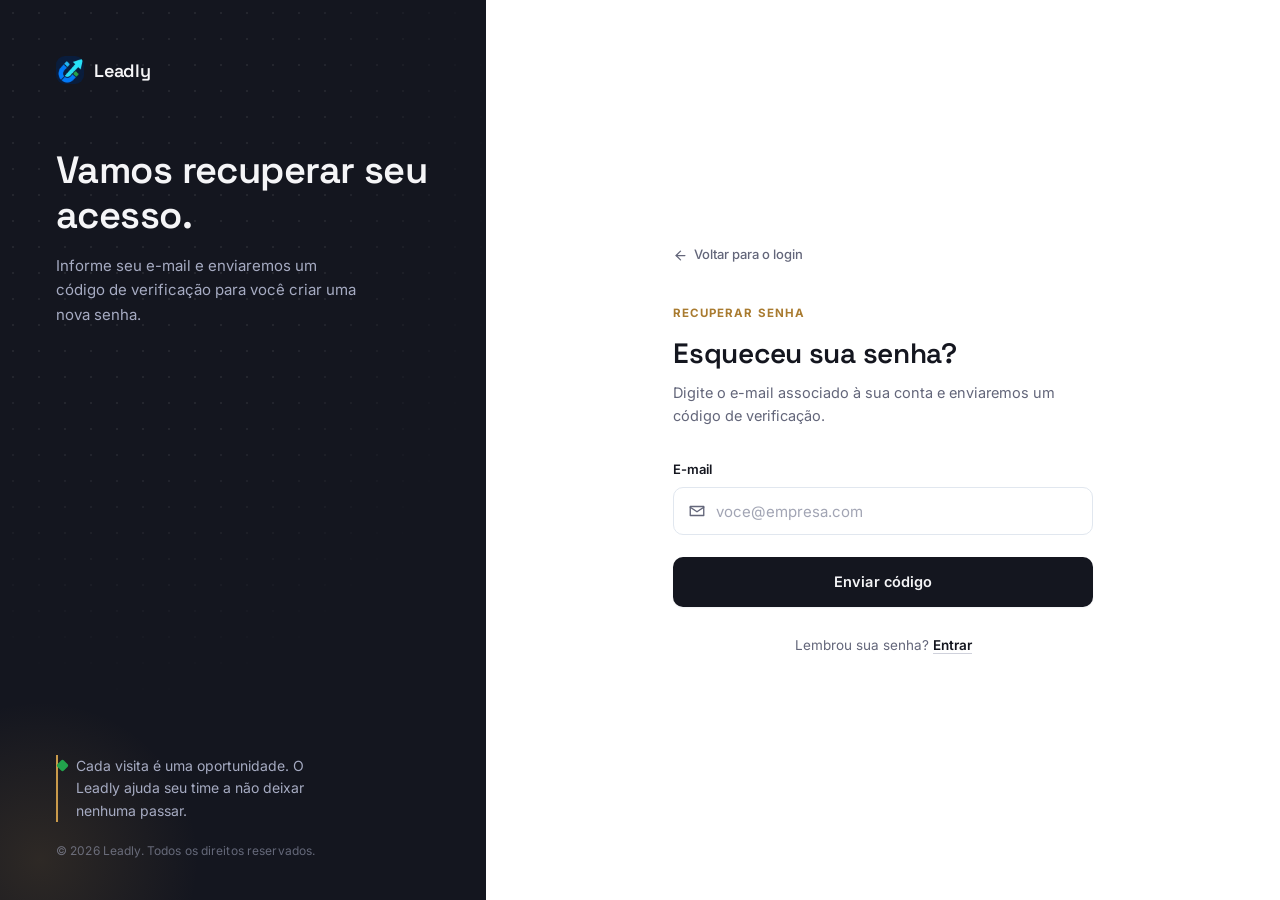
<file: forgotpassword.html>
<!DOCTYPE html>
<html lang="pt-BR">
<head>
  <meta charset="UTF-8" />
  <meta name="viewport" content="width=device-width, initial-scale=1.0" />
  <title>Recuperar senha | Leadly</title>
  <meta name="description" content="Recupere o acesso à sua conta Leadly." />
  <link rel="icon" type="image/png" href="assets/favicon.png" />
  <link rel="preconnect" href="https://fonts.googleapis.com" />
  <link rel="preconnect" href="https://fonts.gstatic.com" crossorigin />
  <link rel="stylesheet" href="css/style.css" />
  <link rel="stylesheet" href="css/forgot-password.css" />
</head>
<body>

<div class="auth-shell">

  <!-- Painel de marca -->
  <header class="brand-panel">
    <div class="brand-panel__compact">
      <img src="assets/icon-dark.png" alt="" />
      <span>Leadly</span>
    </div>

    <div class="brand-panel__top">
      <div class="brand-mark">
        <img src="assets/icon-dark.png" alt="Leadly" />
        <span class="brand-mark__name">Leadly</span>
      </div>

      <p class="brand-panel__headline">Vamos recuperar seu acesso.</p>
      <p class="brand-panel__text">
        Informe seu e-mail e enviaremos um código de verificação para você criar uma nova senha.
      </p>
    </div>

    <div class="brand-panel__bottom">
      <p class="brand-quote">
        Cada visita é uma oportunidade. O Leadly ajuda seu time a não deixar nenhuma passar.
      </p>
      <p class="brand-panel__footer">© 2026 Leadly. Todos os direitos reservados.</p>
    </div>
  </header>

  <!-- Formulário -->
  <main class="form-panel">
    <section class="form-card" aria-labelledby="forgot-title">

      <a href="login.html" class="back-link">
        <svg viewBox="0 0 24 24" fill="none" stroke="currentColor" stroke-width="2" stroke-linecap="round" stroke-linejoin="round" aria-hidden="true">
          <line x1="19" y1="12" x2="5" y2="12"></line>
          <polyline points="12 19 5 12 12 5"></polyline>
        </svg>
        Voltar para o login
      </a>

      <!-- ========================================================
           ETAPA 1 — informar e-mail
           ======================================================== -->
      <div id="step1" class="form-step">

        <div class="form-card__header">
          <span class="form-card__eyebrow">Recuperar senha</span>
          <h1 class="form-card__title" id="forgot-title">Esqueceu sua senha?</h1>
          <p class="form-card__subtitle">Digite o e-mail associado à sua conta e enviaremos um código de verificação.</p>
        </div>

        <form id="forgotForm" action="#" method="post" novalidate>

          <div class="notice notice--error" id="step1Alert" hidden role="alert">
            <svg viewBox="0 0 24 24" fill="none" stroke="currentColor" stroke-width="1.8" stroke-linecap="round" stroke-linejoin="round" aria-hidden="true">
              <circle cx="12" cy="12" r="10"></circle>
              <line x1="12" y1="8" x2="12" y2="12"></line>
              <line x1="12" y1="16" x2="12.01" y2="16"></line>
            </svg>
            <span></span>
          </div>

          <div class="field-group">
            <div class="field">
              <label for="email">E-mail</label>
              <div class="input-wrap">
                <svg viewBox="0 0 24 24" fill="none" stroke="currentColor" stroke-width="1.8" stroke-linecap="round" stroke-linejoin="round" aria-hidden="true">
                  <path d="M3 6h18v12H3z"></path>
                  <path d="M3 7l9 6 9-6"></path>
                </svg>
                <input
                        type="email"
                        id="email"
                        name="email"
                        placeholder="voce@empresa.com"
                        autocomplete="email"
                        required
                />
              </div>
            </div>

            <button type="submit" class="btn btn-primary" id="forgotSubmit">Enviar código</button>
          </div>
        </form>

        <p class="form-footer">
          Lembrou sua senha? <a href="login.html">Entrar</a>
        </p>
      </div>

      <!-- ========================================================
           ETAPA 2 — código de verificação
           ======================================================== -->
      <div id="step2" class="form-step" hidden>

        <div class="form-card__header">
          <span class="form-card__eyebrow">Verificação</span>
          <h1 class="form-card__title">Digite seu código de verificação</h1>
          <p class="form-card__subtitle">
            Enviamos um código de 6 dígitos para: <strong id="maskedEmail"></strong>
          </p>
        </div>

        <form id="codeForm" action="#" method="post" novalidate>

          <div class="notice notice--error" id="step2Alert" hidden role="alert">
            <svg viewBox="0 0 24 24" fill="none" stroke="currentColor" stroke-width="1.8" stroke-linecap="round" stroke-linejoin="round" aria-hidden="true">
              <circle cx="12" cy="12" r="10"></circle>
              <line x1="12" y1="8" x2="12" y2="12"></line>
              <line x1="12" y1="16" x2="12.01" y2="16"></line>
            </svg>
            <span></span>
          </div>

          <div class="field-group">
            <div class="code-input-group" id="codeInputGroup">
              <input type="text" inputmode="numeric" pattern="[0-9]*" maxlength="1" class="code-input" data-index="0" autocomplete="one-time-code" />
              <input type="text" inputmode="numeric" pattern="[0-9]*" maxlength="1" class="code-input" data-index="1" />
              <input type="text" inputmode="numeric" pattern="[0-9]*" maxlength="1" class="code-input" data-index="2" />
              <input type="text" inputmode="numeric" pattern="[0-9]*" maxlength="1" class="code-input" data-index="3" />
              <input type="text" inputmode="numeric" pattern="[0-9]*" maxlength="1" class="code-input" data-index="4" />
              <input type="text" inputmode="numeric" pattern="[0-9]*" maxlength="1" class="code-input" data-index="5" />
            </div>

            <button type="submit" class="btn btn-primary" id="verifySubmit">Verificar código</button>
          </div>
        </form>

        <p class="form-footer">
          Não recebeu o código?
          <button type="button" id="resendCodeBtn" class="link-button">Reenviar código</button>
        </p>
      </div>

      <!-- ========================================================
           ETAPA 3 — nova senha
           ======================================================== -->
      <div id="step3" class="form-step" hidden>

        <div class="form-card__header">
          <span class="form-card__eyebrow">Nova senha</span>
          <h1 class="form-card__title">Crie uma nova senha</h1>
          <p class="form-card__subtitle">Escolha uma senha forte para proteger sua conta.</p>
        </div>

        <form id="newPasswordForm" action="#" method="post" novalidate>

          <div class="notice notice--error" id="step3Alert" hidden role="alert">
            <svg viewBox="0 0 24 24" fill="none" stroke="currentColor" stroke-width="1.8" stroke-linecap="round" stroke-linejoin="round" aria-hidden="true">
              <circle cx="12" cy="12" r="10"></circle>
              <line x1="12" y1="8" x2="12" y2="12"></line>
              <line x1="12" y1="16" x2="12.01" y2="16"></line>
            </svg>
            <span></span>
          </div>

          <div class="field-group">
            <div class="field">
              <label for="novaSenha">Nova senha</label>
              <div class="input-wrap">
                <svg viewBox="0 0 24 24" fill="none" stroke="currentColor" stroke-width="1.8" stroke-linecap="round" stroke-linejoin="round" aria-hidden="true">
                  <rect x="4" y="10" width="16" height="10" rx="2"></rect>
                  <path d="M8 10V7a4 4 0 0 1 8 0v3"></path>
                </svg>
                <input type="password" id="novaSenha" name="novaSenha" placeholder="Crie uma senha" autocomplete="new-password" required />
              </div>
              <p class="field__error" id="novaSenhaError" hidden></p>
            </div>

            <div class="field">
              <label for="confirmarNovaSenha">Confirmar nova senha</label>
              <div class="input-wrap">
                <svg viewBox="0 0 24 24" fill="none" stroke="currentColor" stroke-width="1.8" stroke-linecap="round" stroke-linejoin="round" aria-hidden="true">
                  <rect x="4" y="10" width="16" height="10" rx="2"></rect>
                  <path d="M8 10V7a4 4 0 0 1 8 0v3"></path>
                </svg>
                <input type="password" id="confirmarNovaSenha" name="confirmarNovaSenha" placeholder="Repita a senha" autocomplete="new-password" required />
              </div>
              <p class="field__error" id="confirmarNovaSenhaError" hidden></p>
            </div>

            <button type="submit" class="btn btn-primary" id="newPasswordSubmit">Alterar senha</button>
          </div>
        </form>
      </div>

      <!-- ========================================================
           SUCESSO FINAL
           ======================================================== -->
      <div class="notice notice--success" id="successNotice" hidden role="status">
        <svg viewBox="0 0 24 24" fill="none" stroke="currentColor" stroke-width="1.8" stroke-linecap="round" stroke-linejoin="round" aria-hidden="true">
          <path d="M22 11.08V12a10 10 0 1 1-5.93-9.14"></path>
          <polyline points="22 4 12 14.01 9 11.01"></polyline>
        </svg>
        <span>Senha alterada com sucesso! Redirecionando para o login...</span>
      </div>

    </section>
  </main>

</div>

<!-- Scripts: config/API primeiro, depois a lógica da tela -->
<script src="js/config.js"></script>
<script src="js/api.js"></script>
<script src="js/ui-helpers.js"></script>
<script src="js/forgotpassword.js"></script>

</body>
</html>
</file>
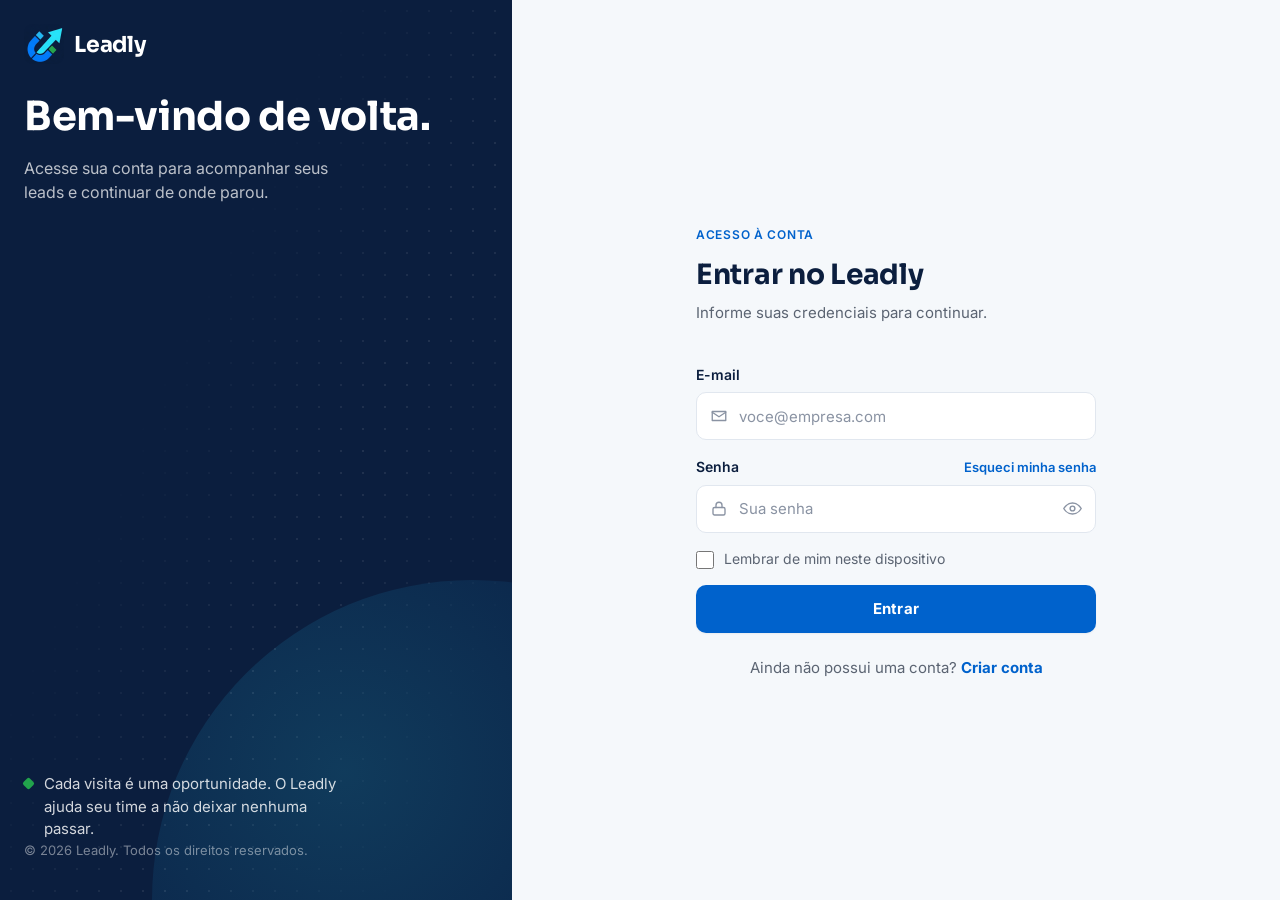
<file: login.html>
<!DOCTYPE html>
<html lang="pt-BR">
<head>
  <meta charset="UTF-8" />
  <meta name="viewport" content="width=device-width, initial-scale=1.0" />
  <title>Entrar | Leadly</title>
  <meta name="description" content="Acesse sua conta Leadly para continuar capturando e convertendo leads." />
  <link rel="icon" type="image/png" href="assets/favicon.png" />
  <link rel="stylesheet" href="css/style.css" />
</head>
<body>

  <div class="auth-shell" >

    <!-- Painel de marca -->
    <header class="brand-panel">
      <div class="brand-panel__compact">
        <img src="assets/icon-dark.png" alt="" />
        <span>Leadly</span>
      </div>

      <div class="brand-panel__top">
        <div class="brand-mark">
          <img src="assets/icon-dark.png" alt="Leadly" />
          <span class="brand-mark__name">Leadly</span>
        </div>

        <p class="brand-panel__headline">Bem-vindo de volta.</p>
        <p class="brand-panel__text">
          Acesse sua conta para acompanhar seus leads e continuar de onde parou.
        </p>
      </div>

      <div class="brand-panel__bottom">
        <p class="brand-quote">
          Cada visita é uma oportunidade. O Leadly ajuda seu time a não deixar nenhuma passar.
        </p>
        <p class="brand-panel__footer">© 2026 Leadly. Todos os direitos reservados.</p>
      </div>
    </header>

    <!-- Formulário -->
    <main class="form-panel">
      <section class="form-card" aria-labelledby="login-title">

        <div class="form-card__header">
          <span class="form-card__eyebrow">Acesso à conta</span>
          <h1 class="form-card__title" id="login-title">Entrar no Leadly</h1>
          <p class="form-card__subtitle">Informe suas credenciais para continuar.</p>
        </div>

        <form id="loginForm" action="#" method="post" novalidate>

          <!-- Alerta de erro geral (credenciais inválidas, falha de conexão etc.) -->
          <div class="notice notice--error" id="formAlert" hidden role="alert">
            <svg viewBox="0 0 24 24" fill="none" stroke="currentColor" stroke-width="1.8" stroke-linecap="round" stroke-linejoin="round" aria-hidden="true">
              <circle cx="12" cy="12" r="10"></circle>
              <line x1="12" y1="8" x2="12" y2="12"></line>
              <line x1="12" y1="16" x2="12.01" y2="16"></line>
            </svg>
            <span></span>
          </div>

          <div class="field-group">

            <div class="field">
              <label for="email">E-mail</label>
              <div class="input-wrap">
                <svg viewBox="0 0 24 24" fill="none" stroke="currentColor" stroke-width="1.8" stroke-linecap="round" stroke-linejoin="round" aria-hidden="true">
                  <path d="M3 6h18v12H3z"></path>
                  <path d="M3 7l9 6 9-6"></path>
                </svg>
                <input
                  type="email"
                  id="email"
                  name="email"
                  placeholder="voce@empresa.com"
                  autocomplete="email"
                  required
                />
              </div>
            </div>

            <div class="field">
              <div class="field__label-row">
                <label for="senha">Senha</label>
                <a href="forgotpassword.html" class="field__hint-link">Esqueci minha senha</a>
              </div>
              <div class="input-wrap">
                <svg viewBox="0 0 24 24" fill="none" stroke="currentColor" stroke-width="1.8" stroke-linecap="round" stroke-linejoin="round" aria-hidden="true">
                  <rect x="4" y="10" width="16" height="10" rx="2"></rect>
                  <path d="M8 10V7a4 4 0 0 1 8 0v3"></path>
                </svg>
                <input
                  type="password"
                  id="senha"
                  name="senha"
                  placeholder="Sua senha"
                  autocomplete="current-password"
                  required
                />
                <button type="button" class="input-toggle" aria-label="Mostrar senha">
                  <svg viewBox="0 0 24 24" fill="none" stroke="currentColor" stroke-width="1.8" stroke-linecap="round" stroke-linejoin="round" aria-hidden="true">
                    <path d="M1 12s4-7 11-7 11 7 11 7-4 7-11 7-11-7-11-7z"></path>
                    <circle cx="12" cy="12" r="3"></circle>
                  </svg>
                </button>
              </div>
            </div>

            <div class="checkbox-row">
              <input type="checkbox" id="lembrar" name="lembrar" />
              <label for="lembrar">Lembrar de mim neste dispositivo</label>
            </div>

            <button type="submit" class="btn btn-primary" id="loginSubmit">Entrar</button>

          </div>
        </form>

        <p class="form-footer">
          Ainda não possui uma conta? <a href="cadastro.html">Criar conta</a>
        </p>

      </section>
    </main>

  </div>

  <!-- Scripts: config/armazenamento/API primeiro, depois a lógica da tela -->
  <script src="js/config.js"></script>
  <script src="js/storage.js"></script>
  <script src="js/api.js"></script>
  <script src="js/ui-helpers.js"></script>
  <script src="js/login.js"></script>

</body>
</html>
</file>
<file: css/style.css>
/* ==========================================================================
   LEADLY — Interface de Autenticação
   HTML5 + CSS3 puro. Sem frameworks, sem JavaScript.
   Paleta extraída da identidade visual oficial da marca.
   ========================================================================== */

/* --------------------------------------------------------------------------
   1. FONTES
   -------------------------------------------------------------------------- */
@import url('https://fonts.googleapis.com/css2?family=Sora:wght@600;700;800&family=Inter:wght@400;500;600;700&display=swap');

/* --------------------------------------------------------------------------
   2. DESIGN TOKENS
   -------------------------------------------------------------------------- */
:root {
  /* Marca — extraído da logo Leadly */
  --primary: #007bff;        /* azul da marca — ícone, bordas, foco */
  --primary-600: #0062cc;    /* azul acessível — links e botões (texto em contraste AA) */
  --primary-700: #004fa3;    /* hover / active */
  --primary-100: #e6f2ff;    /* tons claros — fundos sutis, seleção */
  --secondary: #0b1e3e;      /* azul-marinho da marca — texto, painel escuro */
  --accent: #22a34c;         /* verde do losango da marca — sucesso, destaques pontuais */
  --accent-cyan: #2ad2f6;    /* ciano da ponta da seta — gráfico de assinatura */

  /* Neutros */
  --background: #f5f8fb;
  --surface: #ffffff;
  --text: #0b1e3e;
  --text-secondary: #5b6472;
  --text-muted: #8a93a3;
  --border: #e1e7ef;
  --border-strong: #c9d3e0;

  /* Estados */
  --error: #dc2626;
  --error-bg: #fef2f2;
  --success: #1e9c49;
  --success-bg: #eefaf2;

  /* Escala */
  --radius-sm: 8px;
  --radius: 10px;
  --radius-lg: 20px;
  --gap-xs: 6px;
  --gap-sm: 10px;
  --gap-md: 16px;
  --gap-lg: 24px;
  --gap-xl: 40px;

  --shadow-sm: 0 1px 2px rgba(11, 30, 62, 0.06);
  --shadow-md: 0 8px 24px rgba(11, 30, 62, 0.08);
  --ring: 0 0 0 4px rgba(0, 123, 255, 0.16);

  --font-display: 'Sora', 'Segoe UI', system-ui, sans-serif;
  --font-body: 'Inter', 'Segoe UI', system-ui, sans-serif;

  --transition: 160ms ease;
}

/* --------------------------------------------------------------------------
   3. RESET
   -------------------------------------------------------------------------- */
*,
*::before,
*::after {
  box-sizing: border-box;
}

* {
  margin: 0;
  padding: 0;
}

html {
  -webkit-text-size-adjust: 100%;
}

body {
  font-family: var(--font-body);
  color: var(--text);
  background: var(--background);
  line-height: 1.5;
  -webkit-font-smoothing: antialiased;
}

img {
  display: block;
  max-width: 100%;
}

a {
  color: inherit;
  text-decoration: none;
}

button {
  font: inherit;
  color: inherit;
  background: none;
  border: none;
  cursor: pointer;
}

input {
  font: inherit;
  color: inherit;
}

ul {
  list-style: none;
}

/* Foco visível consistente para navegação por teclado */
a:focus-visible,
button:focus-visible,
input:focus-visible,
label:focus-within {
  outline: 2px solid var(--primary);
  outline-offset: 2px;
  border-radius: var(--radius-sm);
}

@media (prefers-reduced-motion: reduce) {
  *,
  *::before,
  *::after {
    animation-duration: 0.001ms !important;
    animation-iteration-count: 1 !important;
    transition-duration: 0.001ms !important;
  }
}

/* --------------------------------------------------------------------------
   4. LAYOUT GERAL — tela dividida (marca + formulário)
   -------------------------------------------------------------------------- */
.auth-shell {
  min-height: 100vh;
  min-height: 100dvh;
  display: grid;
  grid-template-columns: 1fr;
  grid-template-rows: auto 1fr;
}

@media (min-width: 960px) {
  .auth-shell {
    grid-template-columns: minmax(360px, 40%) 1fr;
    grid-template-rows: 1fr;
  }
}

/* --------------------------------------------------------------------------
   5. PAINEL DE MARCA (esquerda / topo no mobile)
   -------------------------------------------------------------------------- */
.brand-panel {
  position: relative;
  background: var(--secondary);
  color: #ffffff;
  overflow: hidden;
  padding: var(--gap-lg) var(--gap-lg) var(--gap-xl);
  display: flex;
  flex-direction: column;
  justify-content: space-between;
  gap: var(--gap-xl);
}

/* Elemento de assinatura: trajetória ascendente sutil, ecoando a seta da marca */
.brand-panel::before {
  content: '';
  position: absolute;
  inset: 0;
  background-image:
          radial-gradient(circle, rgba(255, 255, 255, 0.09) 1px, transparent 1.4px);
  background-size: 22px 22px;
  -webkit-mask-image: linear-gradient(115deg, transparent 35%, #000 62%, transparent 88%);
  mask-image: linear-gradient(115deg, transparent 35%, #000 62%, transparent 88%);
  pointer-events: none;
}

.brand-panel::after {
  content: '';
  position: absolute;
  width: 640px;
  height: 640px;
  right: -280px;
  bottom: -320px;
  border-radius: 50%;
  background: radial-gradient(circle at 30% 30%, rgba(42, 210, 246, 0.16), rgba(0, 123, 255, 0.05) 55%, transparent 70%);
  pointer-events: none;
}

.brand-panel__top,
.brand-panel__bottom {
  position: relative;
  z-index: 1;
}

.brand-mark {
  display: inline-flex;
  align-items: center;
  gap: var(--gap-sm);
}

.brand-mark img {
  width: 40px;
  height: 40px;
  border-radius: 9px;
}

.brand-mark__name {
  font-family: var(--font-display);
  font-weight: 700;
  font-size: 1.375rem;
  letter-spacing: -0.01em;
}

.brand-panel__headline {
  font-family: var(--font-display);
  font-weight: 700;
  font-size: clamp(1.75rem, 2.4vw + 1rem, 2.5rem);
  line-height: 1.15;
  letter-spacing: -0.01em;
  max-width: 20ch;
  margin-top: var(--gap-lg);
}

.brand-panel__text {
  margin-top: var(--gap-md);
  color: rgba(255, 255, 255, 0.72);
  font-size: 1rem;
  max-width: 34ch;
}

.brand-quote {
  position: relative;
  padding-left: 20px;
  color: rgba(255, 255, 255, 0.82);
  font-size: 0.9375rem;
  max-width: 36ch;
}

.brand-quote::before {
  content: '';
  position: absolute;
  left: 0;
  top: 6px;
  width: 9px;
  height: 9px;
  background: var(--accent);
  transform: rotate(45deg);
  border-radius: 2px;
}

.brand-panel__footer {
  color: rgba(255, 255, 255, 0.45);
  font-size: 0.8125rem;
}

/* Versão compacta do painel de marca, exibida apenas em telas pequenas */
.brand-panel__compact {
  display: none;
}

@media (max-width: 959px) {
  .brand-panel {
    padding: var(--gap-md) var(--gap-lg);
    flex-direction: row;
    align-items: center;
    gap: var(--gap-sm);
  }

  .brand-panel::before,
  .brand-panel::after {
    display: none;
  }

  .brand-panel__top,
  .brand-panel__bottom {
    display: none;
  }

  .brand-panel__compact {
    display: flex;
    align-items: center;
    gap: var(--gap-sm);
  }

  .brand-panel__compact img {
    width: 34px;
    height: 34px;
    border-radius: 8px;
  }

  .brand-panel__compact span {
    font-family: var(--font-display);
    font-weight: 700;
    font-size: 1.1875rem;
    color: #ffffff;
  }
}

/* --------------------------------------------------------------------------
   6. PAINEL DE FORMULÁRIO
   -------------------------------------------------------------------------- */
.form-panel {
  display: flex;
  align-items: center;
  justify-content: center;
  padding: var(--gap-xl) var(--gap-lg);
  background: var(--background);
}

.form-card {
  width: 100%;
  max-width: 400px;
}

.form-card__header {
  margin-bottom: var(--gap-xl);
}

.form-card__eyebrow {
  display: inline-block;
  font-family: var(--font-body);
  font-weight: 600;
  font-size: 0.75rem;
  letter-spacing: 0.06em;
  text-transform: uppercase;
  color: var(--primary-600);
  margin-bottom: var(--gap-sm);
}

.form-card__title {
  font-family: var(--font-display);
  font-weight: 700;
  font-size: 1.75rem;
  letter-spacing: -0.01em;
  color: var(--text);
}

.form-card__subtitle {
  margin-top: var(--gap-xs);
  color: var(--text-secondary);
  font-size: 0.9375rem;
}

/* --------------------------------------------------------------------------
   7. FORMULÁRIO — campos
   -------------------------------------------------------------------------- */
.field-group {
  display: flex;
  flex-direction: column;
  gap: var(--gap-md);
}

.field {
  display: flex;
  flex-direction: column;
  gap: 7px;
}

.field__label-row {
  display: flex;
  align-items: baseline;
  justify-content: space-between;
  gap: var(--gap-sm);
}

.field label {
  font-size: 0.875rem;
  font-weight: 600;
  color: var(--text);
}

.field__hint-link {
  font-size: 0.8125rem;
  font-weight: 600;
  color: var(--primary-600);
  transition: color var(--transition);
}

.field__hint-link:hover {
  color: var(--primary-700);
  text-decoration: underline;
}

.input-wrap {
  position: relative;
  display: flex;
  align-items: center;
}

.input-wrap svg {
  position: absolute;
  left: 14px;
  width: 18px;
  height: 18px;
  color: var(--text-muted);
  pointer-events: none;
}

.field input[type='text'],
.field input[type='email'],
.field input[type='password'] {
  width: 100%;
  height: 48px;
  padding: 0 16px 0 42px;
  background: var(--surface);
  border: 1.5px solid var(--border);
  border-radius: var(--radius);
  color: var(--text);
  font-size: 0.9375rem;
  transition: border-color var(--transition), box-shadow var(--transition), background var(--transition);
}

.field input::placeholder {
  color: var(--text-muted);
}

.field input:hover {
  border-color: var(--border-strong);
}

.field input:focus {
  outline: none;
  border-color: var(--primary);
  box-shadow: var(--ring);
}

.field input:disabled {
  background: #f1f4f8;
  color: var(--text-muted);
  border-color: var(--border);
  cursor: not-allowed;
}

.field input:disabled::placeholder {
  color: var(--text-muted);
}

/* Botão de mostrar/ocultar senha — visual, preparado para o backend/JS futuro */
.input-toggle {
  position: absolute;
  right: 6px;
  display: inline-flex;
  align-items: center;
  justify-content: center;
  width: 36px;
  height: 36px;
  border-radius: var(--radius-sm);
  color: var(--text-muted);
  transition: background var(--transition), color var(--transition);
}

.input-toggle svg {
  position: static;
  width: 19px;
  height: 19px;
}

.input-toggle:hover {
  background: var(--primary-100);
  color: var(--primary-600);
}

.field__helper {
  font-size: 0.8125rem;
  color: var(--text-secondary);
}

/* Estado de erro */
.field.is-error input {
  border-color: var(--error);
  background: var(--error-bg);
}

.field.is-error input:focus {
  box-shadow: 0 0 0 4px rgba(220, 38, 38, 0.14);
}

.field__message {
  display: none;
  align-items: center;
  gap: 6px;
  font-size: 0.8125rem;
  font-weight: 500;
}

.field.is-error .field__message--error {
  display: flex;
  color: var(--error);
}

.field.is-success input {
  border-color: var(--success);
  background: var(--success-bg);
}

.field.is-success .field__message--success {
  display: flex;
  color: var(--success);
}

.field__message svg {
  position: static;
  width: 14px;
  height: 14px;
  flex-shrink: 0;
  color: inherit;
}

/* --------------------------------------------------------------------------
   8. CHECKBOX
   -------------------------------------------------------------------------- */
.checkbox-row {
  display: flex;
  align-items: flex-start;
  gap: 10px;
}

.checkbox-row input[type='checkbox'] {
  width: 18px;
  height: 18px;
  margin-top: 2px;
  flex-shrink: 0;
  accent-color: var(--primary-600);
  cursor: pointer;
}

.checkbox-row label {
  font-size: 0.875rem;
  color: var(--text-secondary);
  line-height: 1.45;
  cursor: pointer;
}

.checkbox-row a {
  color: var(--primary-600);
  font-weight: 600;
}

.checkbox-row a:hover {
  text-decoration: underline;
}

.field.is-error .checkbox-row + .field__message--error {
  display: flex;
}

/* --------------------------------------------------------------------------
   9. BOTÕES
   -------------------------------------------------------------------------- */
.btn {
  position: relative;
  width: 100%;
  height: 48px;
  display: inline-flex;
  align-items: center;
  justify-content: center;
  gap: 8px;
  border-radius: var(--radius);
  font-family: var(--font-body);
  font-weight: 700;
  font-size: 0.9375rem;
  letter-spacing: 0.01em;
  transition: background var(--transition), border-color var(--transition), box-shadow var(--transition), transform var(--transition), opacity var(--transition);
}

.btn:active {
  transform: translateY(1px);
}

.btn-primary {
  background: var(--primary-600);
  color: #ffffff;
  border: 1.5px solid transparent;
  box-shadow: var(--shadow-sm);
}

.btn-primary:hover {
  background: var(--primary-700);
}

.btn-primary:focus-visible {
  outline: 2px solid var(--primary-700);
  outline-offset: 2px;
}

.btn-primary:disabled {
  background: var(--border-strong);
  color: #ffffff;
  cursor: not-allowed;
  box-shadow: none;
}

/* Estado de carregamento — pronto para ser ativado via classe pelo backend/JS */
.btn.is-loading {
  color: transparent;
  pointer-events: none;
}

.btn.is-loading::after {
  content: '';
  position: absolute;
  width: 18px;
  height: 18px;
  border-radius: 50%;
  border: 2.5px solid rgba(255, 255, 255, 0.4);
  border-top-color: #ffffff;
  animation: btn-spin 0.7s linear infinite;
}

@keyframes btn-spin {
  to {
    transform: rotate(360deg);
  }
}

.btn-secondary {
  background: var(--surface);
  color: var(--text);
  border: 1.5px solid var(--border);
}

.btn-secondary:hover {
  border-color: var(--border-strong);
  background: #fafbfd;
}

/* --------------------------------------------------------------------------
   10. DIVISOR E RODAPÉ DO FORMULÁRIO
   -------------------------------------------------------------------------- */
.form-divider {
  display: flex;
  align-items: center;
  gap: var(--gap-md);
  margin: var(--gap-lg) 0;
  color: var(--text-muted);
  font-size: 0.8125rem;
}

.form-divider::before,
.form-divider::after {
  content: '';
  flex: 1;
  height: 1px;
  background: var(--border);
}

.form-footer {
  margin-top: var(--gap-lg);
  text-align: center;
  font-size: 0.9375rem;
  color: var(--text-secondary);
}

.form-footer a {
  color: var(--primary-600);
  font-weight: 700;
}

.form-footer a:hover {
  text-decoration: underline;
}

.back-link {
  display: inline-flex;
  align-items: center;
  gap: 6px;
  font-size: 0.875rem;
  font-weight: 600;
  color: var(--text-secondary);
  margin-bottom: var(--gap-lg);
  transition: color var(--transition);
}

.back-link svg {
  width: 16px;
  height: 16px;
}

.back-link:hover {
  color: var(--primary-600);
}

/* Confirmação de envio (recuperação de senha) */
.notice {
  display: flex;
  gap: 12px;
  padding: 14px 16px;
  background: var(--success-bg);
  border: 1.5px solid rgba(30, 156, 73, 0.25);
  border-radius: var(--radius);
  color: #146c34;
  font-size: 0.875rem;
  line-height: 1.5;
}

.notice[hidden] {
  display: none;
}

.notice svg {
  width: 18px;
  height: 18px;
  flex-shrink: 0;
  margin-top: 1px;
  color: var(--success);
}

.notice strong {
  color: #0b1e3e;
}

/* Variante de erro do mesmo componente — usada para erros de login/cadastro/conexão */
.notice--error {
  background: var(--error-bg);
  border-color: rgba(220, 38, 38, 0.25);
  color: #7f1d1d;
}

.notice--error svg {
  color: var(--error);
}

/* Espaçamento do alerta quando ele fica no topo do formulário (login/cadastro) */
.form-card form > .notice {
  margin-bottom: var(--gap-lg);
}

/* --------------------------------------------------------------------------
   11. RESPONSIVO
   -------------------------------------------------------------------------- */
@media (max-width: 959px) {
  .form-panel {
    padding: var(--gap-xl) var(--gap-lg) var(--gap-xl);
  }
}

@media (max-width: 420px) {
  :root {
    --gap-xl: 32px;
  }

  .form-card__title {
    font-size: 1.5rem;
  }

  .brand-header-mobile {
    padding: var(--gap-md) var(--gap-lg);
  }
}
/* --------------------------------------------------------------------------
   12. Cadastro — validação de campo, select e estado de carregamento
   -------------------------------------------------------------------------- */

/* Mensagem de erro por campo */
.field__error {
  margin: 6px 0 0;
  font-size: 0.8125rem;
  line-height: 1.4;
  color: #dc2626; /* ajuste para a cor de erro que seu design system já usa */
}

/* Input/select com erro de validação */
.field .input-wrap.field--invalid {
  border-color: #dc2626;
}

/* Select de "Tipo de usuário" dentro do mesmo padrão visual dos inputs */
.input-wrap select {
  flex: 1;
  border: none;
  outline: none;
  background: transparent;
  font: inherit;
  color: inherit;
  padding: 0;
  appearance: none;
}

/* Alerta de sucesso (mesma estrutura visual do .notice--error, cor verde) */
.notice--success {
  background: #ecfdf5;
  border: 1px solid #a7f3d0;
  color: #047857;
}

.notice--success svg {
  stroke: #047857;
}

/* Estado de carregamento do botão de cadastro */
.btn[data-loading="true"] {
  opacity: 0.75;
  pointer-events: none;
  cursor: default;
}
</file>
<file: css/home.css>
/* ==========================================================================
   LEADLY — Landing page (index.html)
   ==========================================================================
   Estilos exclusivos da home. Carregar SEMPRE depois de css/style.css:

     <link rel="stylesheet" href="css/style.css">
     <link rel="stylesheet" href="css/home.css">

   Reaproveita de css/style.css: cores de marca (--primary, --secondary,
   --accent, --accent-cyan), tipografia (--font-display: Sora,
   --font-body: Inter), raios (--radius-sm/--radius/--radius-lg) e sombras
   (--shadow-sm/--shadow-md). Este arquivo só declara tokens novos ou
   aliases para os nomes que a home usa internamente (ver :root abaixo).

   Todas as classes com risco de colidir com o resto do produto (botões)
   usam o prefixo "home-" (.home-btn, .home-btn-primary, .home-btn-ghost,
   .home-btn-outline-light, .home-btn-whatsapp) em vez de sobrescrever
   .btn / .btn-primary, que login, cadastro e dashboard já usam.
   ========================================================================== */

/* =========================
   HOME — TOKENS E BASE
========================= */

:root{
    /* Tokens específicos da landing page. Cores, tipografia e raios
       compartilhados com o restante do produto (login, cadastro,
       dashboard) NÃO são redeclarados aqui — vêm de css/style.css,
       que é carregado antes deste arquivo. Aqui só entram: (1) aliases
       com os nomes que este arquivo já usa internamente, apontando
       para os tokens reais da marca, e (2) tokens novos que a home
       precisa e o restante do produto ainda não define. */

    /* Aliases -> tokens de css/style.css (mesma paleta azul da marca) */
    --paper: var(--background);         /* fundo geral da página */
    --paper-alt: var(--surface);        /* cards e superfícies */
    --ink: var(--text);                 /* texto principal */
    --ink-muted: var(--text-secondary); /* texto secundário */
    --ink-soft: var(--text-muted);      /* texto terciário / legendas */
    --line: var(--border);              /* bordas sutis */
    --line-strong: var(--border-strong);/* bordas com mais contraste */
    --deep: var(--secondary);           /* azul-marinho profundo — mesmo tom do brand-panel do login/cadastro */
    --signal: var(--primary);           /* azul de marca — CTAs e destaques */
    --signal-dark: var(--primary-600);  /* azul de marca, hover/estado ativo */
    --signal-soft: var(--primary-100);  /* azul de marca, fundos suaves */
    --pulse: var(--primary-700);        /* segunda tonalidade de azul — usada com moderação para diferenciar um subconjunto de ícones */
    --pulse-soft: var(--primary-100);
    --font-mono: var(--font-body);      /* projeto usa apenas Sora + Inter; rótulos técnicos usam Inter com caixa alta/tracking, sem fonte mono adicional */

    /* Tokens novos, exclusivos da landing (sem equivalente em style.css) */
    --deep-alt: #12294d;                /* segundo stop dos gradientes escuros, mesma família do azul-marinho */
    --deep-line: rgba(255, 255, 255, 0.09);
    --deep-text: #eaf0fa;
    --deep-muted: rgba(234, 240, 250, 0.68);
    --shadow-lg: 0 24px 60px rgba(11, 30, 62, 0.14); /* extensão da escala de sombra de style.css, para o mockup do hero */
    --radius-md: 14px;
    --radius-full: 999px;
    --container: 1160px;
    --header-h: 76px;
}

*,*::before,*::after{box-sizing:border-box;}
html{scroll-behavior:smooth;}
@media (prefers-reduced-motion:reduce){
    html{scroll-behavior:auto;}
    *,*::before,*::after{animation-duration:0.001ms !important;animation-iteration-count:1 !important;transition-duration:0.001ms !important;scroll-behavior:auto !important;}
}
body{
    margin:0;
    font-family:var(--font-body);
    color:var(--ink);
    background:var(--paper);
    -webkit-font-smoothing:antialiased;
    overflow-x:hidden;
}
img,svg{display:block;max-width:100%;}
a{color:inherit;text-decoration:none;}
ul{margin:0;padding:0;list-style:none;}
h1,h2,h3,h4{margin:0;font-family:var(--font-display);color:var(--ink);}
p{margin:0;}
button{font-family:inherit;cursor:pointer;}
:focus-visible{outline:2px solid var(--signal-dark);outline-offset:3px;border-radius:4px;}

.container{
    width:100%;
    max-width:var(--container);
    margin-inline:auto;
    padding-inline:24px;
}

.eyebrow{
    display:inline-flex;
    align-items:center;
    gap:8px;
    font-family:var(--font-mono);
    font-size:12px;
    font-weight:600;
    letter-spacing:0.06em;
    text-transform:uppercase;
    color:var(--signal-dark);
}
.eyebrow--light{color:var(--signal);}
.dot-signal{
    width:7px;height:7px;border-radius:50%;
    background:var(--signal);
    box-shadow:0 0 0 0 rgba(0,123,255,0.55);
    animation:pulseDot 2.2s ease-out infinite;
    flex-shrink:0;
}
@keyframes pulseDot{
    0%{box-shadow:0 0 0 0 rgba(0,123,255,0.55);}
    70%{box-shadow:0 0 0 8px rgba(0,123,255,0);}
    100%{box-shadow:0 0 0 0 rgba(0,123,255,0);}
}

.home-btn{
    display:inline-flex;
    align-items:center;
    justify-content:center;
    gap:8px;
    padding:13px 24px;
    border-radius:var(--radius-full);
    font-family:var(--font-body);
    font-weight:600;
    font-size:15px;
    border:1px solid transparent;
    transition:transform 0.18s ease, box-shadow 0.18s ease, background 0.18s ease, border-color 0.18s ease, color 0.18s ease;
    white-space:nowrap;
}
.home-btn:active{transform:translateY(1px);}
.home-btn-primary{
    background:var(--signal);
    color:#ffffff;
    box-shadow:0 8px 20px rgba(0,123,255,0.28);
}
.home-btn-primary:hover{background:var(--signal-dark);color:#fff;transform:translateY(-1px);box-shadow:0 10px 26px rgba(0,123,255,0.36);}
.home-btn-ghost{
    background:transparent;
    color:var(--ink);
    border-color:var(--line-strong);
}
.home-btn-ghost:hover{border-color:var(--ink);background:var(--paper-alt);}
.home-btn-outline-light{
    background:transparent;
    color:var(--deep-text);
    border-color:var(--deep-line);
}
.home-btn-outline-light:hover{border-color:var(--deep-text);background:rgba(255,255,255,0.06);}
.home-btn-lg{padding:16px 30px;font-size:16px;}
.home-btn-block{width:100%;}

.section-head{
    max-width:640px;
    margin-bottom:52px;
}
.section-head.center{margin-inline:auto;text-align:center;}
.section-head h2{
    font-size:clamp(28px,3.4vw,40px);
    line-height:1.15;
    font-weight:700;
    letter-spacing:-0.01em;
    margin-top:14px;
}
.section-head p{
    margin-top:16px;
    font-size:17px;
    line-height:1.6;
    color:var(--ink-muted);
}

/* Reveal-on-scroll */
.reveal{opacity:0;transform:translateY(22px);transition:opacity 0.7s ease, transform 0.7s ease;}
.reveal.is-visible{opacity:1;transform:translateY(0);}
.reveal-stagger > *{opacity:0;transform:translateY(18px);transition:opacity 0.6s ease, transform 0.6s ease;}
.reveal-stagger.is-visible > *{opacity:1;transform:translateY(0);}
.reveal-stagger.is-visible > *:nth-child(1){transition-delay:0.02s;}
.reveal-stagger.is-visible > *:nth-child(2){transition-delay:0.09s;}
.reveal-stagger.is-visible > *:nth-child(3){transition-delay:0.16s;}
.reveal-stagger.is-visible > *:nth-child(4){transition-delay:0.23s;}
.reveal-stagger.is-visible > *:nth-child(5){transition-delay:0.30s;}
.reveal-stagger.is-visible > *:nth-child(6){transition-delay:0.37s;}

/* ============================== HEADER ============================== */
.site-header{
    position:sticky;
    top:0;
    z-index:100;
    height:var(--header-h);
    display:flex;
    align-items:center;
    background:rgba(245,248,251,0.86);
    backdrop-filter:blur(14px) saturate(160%);
    -webkit-backdrop-filter:blur(14px) saturate(160%);
    border-bottom:1px solid transparent;
    transition:border-color 0.25s ease, box-shadow 0.25s ease, background 0.25s ease;
}
.site-header.is-scrolled{
    border-bottom-color:var(--line);
    box-shadow:0 4px 20px rgba(11,30,62,0.06);
}
.header-inner{
    display:flex;
    align-items:center;
    justify-content:space-between;
    gap:24px;
    width:100%;
}
.logo{
    display:flex;
    align-items:center;
    gap:9px;
    font-family:var(--font-display);
    font-weight:700;
    font-size:20px;
    letter-spacing:-0.01em;
    color:var(--ink);
}
/* .logo-mark agora é a imagem real da marca (assets/icon-light.png em
   fundos claros, assets/icon-dark.png em fundos escuros — mesmo
   critério usado em login/cadastro/recuperação de senha), não mais
   um bloco de cor com SVG genérico. */
.logo-mark{
    width:30px;height:30px;
    border-radius:9px;
    object-fit:contain;
    flex-shrink:0;
    display:block;
}

.main-nav{display:flex;align-items:center;gap:38px;}
.main-nav a{
    font-size:14.5px;
    font-weight:500;
    color:var(--ink-muted);
    position:relative;
    padding:6px 0;
    transition:color 0.2s ease;
}
.main-nav a::after{
    content:"";
    position:absolute;
    left:0;bottom:0;
    width:0;height:2px;
    background:var(--signal);
    transition:width 0.22s ease;
    border-radius:2px;
}
.main-nav a:hover{color:var(--ink);}
.main-nav a:hover::after{width:100%;}

.header-actions{display:flex;align-items:center;gap:10px;}
.header-actions .home-btn{padding:11px 20px;font-size:14.5px;}

.nav-toggle{
    display:none;
    width:42px;height:42px;
    border-radius:10px;
    border:1px solid var(--line-strong);
    background:var(--paper-alt);
    align-items:center;
    justify-content:center;
    flex-shrink:0;
}
.nav-toggle span,.nav-toggle span::before,.nav-toggle span::after{
    content:"";
    display:block;
    width:18px;height:2px;
    background:var(--ink);
    border-radius:2px;
    position:relative;
    transition:transform 0.25s ease, opacity 0.25s ease;
}
.nav-toggle span::before{position:absolute;top:-6px;}
.nav-toggle span::after{position:absolute;top:6px;}
.nav-toggle[aria-expanded="true"] span{background:transparent;}
.nav-toggle[aria-expanded="true"] span::before{transform:translateY(6px) rotate(45deg);}
.nav-toggle[aria-expanded="true"] span::after{transform:translateY(-6px) rotate(-45deg);}

.mobile-panel{
    display:none;
    position:fixed;
    inset:var(--header-h) 0 0 0;
    z-index:99;
    background:var(--paper-alt);
    padding:28px 24px;
    overflow-y:auto;
}
.mobile-panel.is-open{display:block;}
.mobile-panel nav{display:flex;flex-direction:column;gap:4px;margin-bottom:28px;}
.mobile-panel nav a{
    font-family:var(--font-display);
    font-size:22px;
    font-weight:600;
    padding:14px 4px;
    border-bottom:1px solid var(--line);
    color:var(--ink);
}
.mobile-panel .header-actions{flex-direction:column;align-items:stretch;}
.mobile-panel .header-actions .home-btn{width:100%;padding:15px;font-size:16px;}

/* ============================== HERO ============================== */
.hero{
    position:relative;
    padding:76px 0 60px;
    overflow:hidden;
}
.hero::before{
    content:"";
    position:absolute;
    top:-260px;right:-220px;
    width:640px;height:640px;
    background:radial-gradient(circle,rgba(0,123,255,0.16) 0%, rgba(0,123,255,0) 70%);
    pointer-events:none;
}
.hero-grid{
    display:grid;
    grid-template-columns:1fr;
    gap:56px;
    align-items:center;
    position:relative;
    z-index:1;
}
.hero-copy h1{
    font-size:clamp(34px,5.2vw,58px);
    line-height:1.06;
    font-weight:800;
    letter-spacing:-0.02em;
    margin-top:18px;
}
.hero-copy h1 em{
    font-style:normal;
    background:linear-gradient(100deg, var(--signal-dark), var(--signal));
    -webkit-background-clip:text;
    background-clip:text;
    color:transparent;
}
.hero-copy p{
    margin-top:22px;
    font-size:18px;
    line-height:1.65;
    color:var(--ink-muted);
    max-width:480px;
}
.hero-cta{display:flex;flex-wrap:wrap;gap:14px;margin-top:32px;}
.hero-meta{
    display:flex;align-items:center;gap:10px;
    margin-top:28px;
    font-size:13.5px;
    color:var(--ink-soft);
}
.hero-meta svg{width:15px;height:15px;color:var(--signal-dark);flex-shrink:0;}

/* Hero mockup — dashboard preview with radar sweep signature */
.hero-visual{position:relative;}
.mock-card{
    position:relative;
    background:var(--paper-alt);
    border:1px solid var(--line);
    border-radius:var(--radius-lg);
    box-shadow:var(--shadow-lg);
    padding:22px;
    max-width:440px;
    margin-inline:auto;
    overflow:hidden;
}
.mock-card::after{
    content:"";
    position:absolute;
    inset:0;
    border-radius:inherit;
    pointer-events:none;
    background:
            conic-gradient(from 0deg at 82% 18%,
            rgba(0,123,255,0.22) 0deg,
            rgba(0,123,255,0) 42deg,
            rgba(0,123,255,0) 318deg,
            rgba(0,123,255,0.22) 360deg);
    animation:radarSweep 6s linear infinite;
    mix-blend-mode:multiply;
    opacity:0.9;
}
@keyframes radarSweep{
    0%{transform:rotate(0deg);}
    100%{transform:rotate(360deg);}
}
.mock-topbar{display:flex;align-items:center;justify-content:space-between;position:relative;z-index:1;}
.mock-brand{display:flex;align-items:center;gap:8px;font-family:var(--font-display);font-weight:700;font-size:14px;color:var(--ink);}
.mock-brand .logo-mark{width:22px;height:22px;border-radius:6px;}
.mock-dots{display:flex;gap:5px;}
.mock-dots span{width:6px;height:6px;border-radius:50%;background:var(--line-strong);}

.mock-search{
    margin-top:16px;
    display:flex;align-items:center;gap:9px;
    background:var(--paper);
    border:1px solid var(--line);
    border-radius:var(--radius-full);
    padding:10px 14px;
    position:relative;z-index:1;
}
.mock-search svg{width:15px;height:15px;color:var(--ink-soft);flex-shrink:0;}
.mock-search span{font-size:13px;color:var(--ink-soft);}

.mock-list{margin-top:16px;display:flex;flex-direction:column;gap:8px;position:relative;z-index:1;}
.mock-row{
    display:flex;align-items:center;justify-content:space-between;
    background:var(--paper);
    border:1px solid var(--line);
    border-radius:12px;
    padding:11px 14px;
    animation:rowPing 6s ease-in-out infinite;
}
.mock-row:nth-child(1){animation-delay:0s;}
.mock-row:nth-child(2){animation-delay:0.35s;}
.mock-row:nth-child(3){animation-delay:0.7s;}
@keyframes rowPing{
    0%,86%,100%{box-shadow:0 0 0 0 rgba(0,123,255,0);border-color:var(--line);}
    90%{box-shadow:0 0 0 3px rgba(0,123,255,0.16);border-color:var(--signal);}
}
.mock-row-left{display:flex;align-items:center;gap:10px;min-width:0;}
.mock-avatar{
    width:26px;height:26px;border-radius:8px;
    background:var(--deep-alt);
    flex-shrink:0;
}
.mock-row-left span{font-size:13px;font-weight:600;color:var(--ink);white-space:nowrap;overflow:hidden;text-overflow:ellipsis;}
.mock-score{font-family:var(--font-mono);font-size:12px;font-weight:600;color:var(--signal-dark);flex-shrink:0;}

.mock-ai{
    margin-top:14px;
    background:linear-gradient(155deg, var(--deep) 0%, var(--deep-alt) 100%);
    border-radius:14px;
    padding:14px 16px;
    position:relative;z-index:1;
}
.mock-ai-head{display:flex;align-items:center;gap:6px;font-size:12px;font-weight:600;color:var(--deep-text);}
.mock-ai-head svg{width:13px;height:13px;color:var(--signal);}
.mock-ai p{margin-top:7px;font-size:12.5px;line-height:1.5;color:var(--deep-muted);}

/* ============================== SOCIAL PROOF STRIP ============================== */
.proof-strip{
    border-top:1px solid var(--line);
    border-bottom:1px solid var(--line);
    padding:26px 0;
    background:var(--paper-alt);
}
.proof-list{
    display:flex;
    flex-wrap:wrap;
    align-items:center;
    justify-content:center;
    gap:14px 34px;
}
.proof-item{
    display:flex;align-items:center;gap:9px;
    font-family:var(--font-mono);
    font-size:12.5px;
    font-weight:600;
    letter-spacing:0.02em;
    color:var(--ink-muted);
    text-transform:uppercase;
}
.proof-item svg{width:16px;height:16px;color:var(--signal-dark);flex-shrink:0;}

/* ============================== GENERIC SECTION SPACING ============================== */
.section{padding:104px 0;}
.section-tight{padding:88px 0;}

/* ============================== PROBLEM ============================== */
.problem-grid{
    display:grid;
    grid-template-columns:1fr 1fr;
    gap:60px;
    align-items:start;
}
.problem-list{display:flex;flex-direction:column;gap:2px;}
.problem-item{
    display:flex;align-items:flex-start;gap:16px;
    padding:18px 0;
    border-bottom:1px solid var(--line);
}
.problem-item:first-child{padding-top:0;}
.problem-icon{
    width:38px;height:38px;border-radius:10px;
    background:var(--pulse-soft);
    color:var(--pulse);
    display:grid;place-items:center;
    flex-shrink:0;
}
.problem-icon svg{width:18px;height:18px;}
.problem-text h4{font-size:15.5px;font-weight:600;}
.problem-text p{margin-top:4px;font-size:14px;color:var(--ink-muted);line-height:1.55;}

.solution-panel{
    background:var(--deep);
    border-radius:var(--radius-lg);
    padding:40px 34px;
    position:sticky;
    top:calc(var(--header-h) + 24px);
}
.solution-panel .eyebrow{color:var(--signal);}
.solution-panel h3{
    color:#fff;
    font-size:clamp(22px,2.4vw,28px);
    line-height:1.25;
    margin-top:14px;
    font-weight:700;
}
.solution-panel p{margin-top:14px;color:var(--deep-muted);font-size:15px;line-height:1.65;}
.solution-badges{display:flex;flex-wrap:wrap;gap:8px;margin-top:24px;}
.solution-badges span{
    font-family:var(--font-mono);
    font-size:11.5px;
    font-weight:600;
    padding:7px 12px;
    border-radius:var(--radius-full);
    border:1px solid var(--deep-line);
    color:var(--deep-text);
}

/* ============================== FEATURES ============================== */
.features-grid{
    display:grid;
    grid-template-columns:repeat(3,1fr);
    gap:20px;
}
.feature-card{
    background:var(--paper-alt);
    border:1px solid var(--line);
    border-radius:var(--radius-md);
    padding:28px 26px;
    transition:transform 0.25s ease, box-shadow 0.25s ease, border-color 0.25s ease;
}
.feature-card:hover{
    transform:translateY(-4px);
    box-shadow:var(--shadow-md);
    border-color:var(--line-strong);
}
.feature-icon{
    width:44px;height:44px;border-radius:12px;
    background:var(--signal-soft);
    color:var(--signal-dark);
    display:grid;place-items:center;
    margin-bottom:18px;
}
.feature-card:nth-child(3) .feature-icon{background:var(--pulse-soft);color:var(--pulse);}
.feature-icon svg{width:21px;height:21px;}
.feature-card h4{font-size:17px;font-weight:700;}
.feature-card p{margin-top:9px;font-size:14.5px;line-height:1.6;color:var(--ink-muted);}

/* ============================== HOW IT WORKS ============================== */
.steps-wrap{position:relative;}
.steps-line{
    position:absolute;
    top:26px;left:0;right:0;
    height:1px;
    background:linear-gradient(90deg, transparent, var(--line-strong) 8%, var(--line-strong) 92%, transparent);
}
.steps-grid{
    display:grid;
    grid-template-columns:repeat(4,1fr);
    gap:28px;
    position:relative;
}
.step-item{position:relative;}
.step-num{
    width:52px;height:52px;
    border-radius:50%;
    background:var(--paper-alt);
    border:1px solid var(--line-strong);
    display:grid;place-items:center;
    font-family:var(--font-mono);
    font-weight:600;
    font-size:14px;
    color:var(--ink);
    position:relative;z-index:1;
    transition:border-color 0.25s ease, color 0.25s ease, background 0.25s ease;
}
.step-item:hover .step-num{background:var(--signal);border-color:var(--signal);color:#ffffff;}
.step-item h4{margin-top:18px;font-size:17px;font-weight:700;}
.step-item p{margin-top:8px;font-size:14.5px;color:var(--ink-muted);line-height:1.6;}

/* ============================== LEADLYAI SPOTLIGHT ============================== */
.ai-section{
    background:var(--deep);
    border-radius:var(--radius-lg);
    overflow:hidden;
    position:relative;
}
.ai-section::before{
    content:"";
    position:absolute;
    bottom:-200px;left:-160px;
    width:520px;height:520px;
    background:radial-gradient(circle, rgba(42,210,246,0.16), transparent 70%);
}
.ai-grid{
    display:grid;
    grid-template-columns:1fr 1fr;
    gap:0;
    align-items:center;
    position:relative;z-index:1;
}
.ai-copy{padding:56px 52px;}
.ai-copy h2{
    color:#fff;
    font-size:clamp(26px,3vw,36px);
    line-height:1.18;
    font-weight:700;
    margin-top:14px;
}
.ai-copy p{margin-top:16px;color:var(--deep-muted);font-size:16px;line-height:1.7;max-width:420px;}
.ai-copy .home-btn{margin-top:28px;}

.ai-mock-wrap{padding:44px 52px 44px 0;}
.ai-mock{
    background:var(--deep-alt);
    border:1px solid var(--deep-line);
    border-radius:var(--radius-md);
    padding:22px;
    max-width:390px;
    margin-inline:auto;
    box-shadow:0 30px 70px rgba(0,0,0,0.35);
}
.ai-mock-head{display:flex;align-items:center;gap:8px;font-size:13px;font-weight:600;color:var(--deep-text);}
.ai-mock-head svg{width:15px;height:15px;color:var(--signal);}
.ai-mock-label{
    margin-top:16px;
    font-family:var(--font-mono);
    font-size:11px;
    text-transform:uppercase;
    letter-spacing:0.06em;
    color:var(--deep-muted);
}
.ai-mock-bubble{
    margin-top:10px;
    background:rgba(255,255,255,0.05);
    border:1px solid var(--deep-line);
    border-radius:12px;
    padding:14px 16px;
}
.ai-mock-bubble p{font-size:13.5px;line-height:1.6;color:var(--deep-text);}
.ai-mock-bubble p + p{margin-top:8px;color:var(--deep-muted);}
.ai-typing{display:inline-flex;gap:3px;margin-top:10px;}
.ai-typing span{
    width:5px;height:5px;border-radius:50%;
    background:var(--signal);
    animation:typingBounce 1.2s ease-in-out infinite;
}
.ai-typing span:nth-child(2){animation-delay:0.15s;}
.ai-typing span:nth-child(3){animation-delay:0.3s;}
@keyframes typingBounce{
    0%,60%,100%{transform:translateY(0);opacity:0.5;}
    30%{transform:translateY(-4px);opacity:1;}
}
.ai-mock-actions{display:flex;gap:8px;margin-top:16px;}
.ai-mock-actions .home-btn{flex:1;font-size:13px;padding:11px 14px;}
.home-btn-whatsapp{background:var(--signal);color:#ffffff;}
.home-btn-whatsapp:hover{background:var(--signal-dark);color:#fff;}

/* ============================== DASHBOARD SHOWCASE ============================== */
.dash-grid{
    display:grid;
    grid-template-columns:0.85fr 1.15fr;
    gap:56px;
    align-items:center;
}
.dash-points{display:flex;flex-direction:column;gap:22px;margin-top:30px;}
.dash-point{display:flex;gap:14px;}
.dash-point-icon{
    width:34px;height:34px;border-radius:9px;
    background:var(--signal-soft);color:var(--signal-dark);
    display:grid;place-items:center;flex-shrink:0;
}
.dash-point-icon svg{width:16px;height:16px;}
.dash-point h4{font-size:15px;font-weight:700;}
.dash-point p{margin-top:3px;font-size:13.5px;color:var(--ink-muted);line-height:1.55;}

.dash-mock{
    background:var(--paper-alt);
    border:1px solid var(--line);
    border-radius:var(--radius-lg);
    box-shadow:var(--shadow-lg);
    overflow:hidden;
    display:flex;
}
.dash-sidebar{
    width:170px;
    background:var(--deep);
    padding:20px 14px;
    flex-shrink:0;
    display:flex;flex-direction:column;gap:2px;
}
.dash-sidebar .mock-brand{color:#fff;margin-bottom:16px;padding:0 6px;}
.dash-nav-item{
    display:flex;align-items:center;gap:9px;
    padding:9px 10px;
    border-radius:8px;
    font-size:12.5px;
    font-weight:500;
    color:var(--deep-muted);
}
.dash-nav-item svg{width:14px;height:14px;flex-shrink:0;}
.dash-nav-item.is-active{background:rgba(0,123,255,0.14);color:#fff;}
.dash-nav-item.is-active svg{color:var(--signal);}

.dash-main{flex:1;padding:22px 24px;min-width:0;}
.dash-main-head{display:flex;align-items:center;justify-content:space-between;}
.dash-main-head h5{font-family:var(--font-display);font-size:15px;font-weight:700;}
.dash-chip{
    font-family:var(--font-mono);
    font-size:11px;font-weight:600;
    color:var(--signal-dark);
    background:var(--signal-soft);
    padding:5px 10px;border-radius:var(--radius-full);
}
.dash-cards{display:grid;grid-template-columns:repeat(3,1fr);gap:10px;margin-top:16px;}
.dash-mini-card{
    border:1px solid var(--line);
    border-radius:10px;
    padding:12px;
}
.dash-mini-card span{display:block;}
.dash-mini-card .mini-label{font-size:11px;color:var(--ink-soft);}
.dash-mini-card .mini-value{font-family:var(--font-mono);font-size:18px;font-weight:600;margin-top:4px;color:var(--ink);}
.dash-table{margin-top:16px;border:1px solid var(--line);border-radius:10px;overflow:hidden;}
.dash-table-row{
    display:flex;align-items:center;justify-content:space-between;
    padding:10px 14px;
    font-size:12.5px;
    border-bottom:1px solid var(--line);
}
.dash-table-row:last-child{border-bottom:none;}
.dash-table-row span:first-child{font-weight:600;color:var(--ink);}
.dash-table-row span:last-child{font-family:var(--font-mono);color:var(--signal-dark);font-weight:600;}

/* ============================== PLANS ============================== */
.plans-badge{
    display:inline-flex;align-items:center;gap:8px;
    background:var(--signal-soft);
    color:var(--signal-dark);
    font-size:13px;font-weight:600;
    padding:9px 16px;
    border-radius:var(--radius-full);
    margin-bottom:36px;
}
.plans-badge svg{width:15px;height:15px;}
.plans-grid{
    display:grid;
    grid-template-columns:repeat(3,1fr);
    gap:20px;
    align-items:stretch;
}
.plan-card{
    background:var(--paper-alt);
    border:1px solid var(--line);
    border-radius:var(--radius-lg);
    padding:32px 28px;
    display:flex;
    flex-direction:column;
    transition:transform 0.25s ease, box-shadow 0.25s ease;
}
.plan-card:hover{transform:translateY(-4px);box-shadow:var(--shadow-md);}
.plan-card.is-featured{
    background:var(--deep);
    border-color:var(--deep);
    color:#fff;
    position:relative;
}
.plan-featured-tag{
    position:absolute;top:-13px;left:28px;
    background:var(--signal);
    color:#ffffff;
    font-size:11.5px;font-weight:700;
    padding:5px 12px;border-radius:var(--radius-full);
    font-family:var(--font-mono);
}
.plan-name{font-family:var(--font-display);font-size:18px;font-weight:700;}
.plan-card.is-featured .plan-name{color:#fff;}
.plan-price{
    margin-top:14px;
    font-family:var(--font-mono);
    font-size:26px;
    font-weight:600;
    color:var(--ink);
}
.plan-card.is-featured .plan-price{color:#fff;}
.plan-price small{font-size:12px;font-weight:500;color:var(--ink-soft);}
.plan-card.is-featured .plan-price small{color:var(--deep-muted);}
.plan-desc{margin-top:8px;font-size:13.5px;color:var(--ink-muted);}
.plan-card.is-featured .plan-desc{color:var(--deep-muted);}
.plan-features{margin-top:24px;display:flex;flex-direction:column;gap:11px;flex:1;}
.plan-features li{display:flex;align-items:center;gap:10px;font-size:13.5px;color:var(--ink);}
.plan-card.is-featured .plan-features li{color:var(--deep-text);}
.plan-features li svg{width:15px;height:15px;color:var(--signal-dark);flex-shrink:0;}
.plan-card.is-featured .plan-features li svg{color:var(--signal);}
.plan-features li.is-muted{color:var(--ink-soft);}
.plan-card.is-featured .plan-features li.is-muted{color:var(--deep-muted);opacity:0.7;}
.plan-features li.is-muted svg{color:var(--ink-soft);}
.plan-card .home-btn{margin-top:26px;}

.trial-note{
    margin-top:40px;
    display:flex;
    align-items:center;
    justify-content:center;
    gap:10px;
    font-size:14px;
    color:var(--ink-muted);
}
.trial-note svg{width:16px;height:16px;color:var(--signal-dark);}
.trial-note strong{color:var(--ink);}

/* ============================== FINAL CTA ============================== */
.final-cta{
    background:linear-gradient(160deg, var(--deep) 0%, var(--deep-alt) 100%);
    border-radius:var(--radius-lg);
    padding:72px 40px;
    text-align:center;
    position:relative;
    overflow:hidden;
}
.final-cta::before{
    content:"";
    position:absolute;
    inset:0;
    background:
            radial-gradient(circle at 20% 20%, rgba(0,123,255,0.18), transparent 45%),
            radial-gradient(circle at 80% 80%, rgba(42,210,246,0.14), transparent 45%);
}
.final-cta-inner{position:relative;z-index:1;max-width:560px;margin-inline:auto;}
.final-cta h2{
    color:#fff;
    font-size:clamp(28px,3.6vw,42px);
    font-weight:700;
    line-height:1.15;
    margin-top:16px;
}
.final-cta p{margin-top:16px;color:var(--deep-muted);font-size:16.5px;line-height:1.6;}
.final-cta .home-btn{margin-top:30px;}

/* ============================== FOOTER ============================== */
.site-footer{
    background:var(--paper-alt);
    border-top:1px solid var(--line);
    padding:64px 0 28px;
}
.footer-grid{
    display:grid;
    grid-template-columns:1.4fr 1fr 1fr 1fr;
    gap:40px;
}
.footer-brand p{margin-top:14px;font-size:14px;color:var(--ink-muted);line-height:1.6;max-width:260px;}
.footer-col h5{
    font-family:var(--font-mono);
    font-size:11.5px;
    text-transform:uppercase;
    letter-spacing:0.06em;
    color:var(--ink-soft);
    font-weight:600;
}
.footer-col ul{margin-top:16px;display:flex;flex-direction:column;gap:11px;}
.footer-col a{font-size:14px;color:var(--ink-muted);transition:color 0.2s ease;}
.footer-col a:hover{color:var(--ink);}
.footer-col .is-soon{font-size:14px;color:var(--ink-soft);cursor:default;}
.footer-col .is-soon small{font-family:var(--font-mono);font-size:10px;margin-left:6px;background:var(--paper);border:1px solid var(--line);padding:2px 6px;border-radius:6px;}
.footer-bottom{
    margin-top:52px;
    padding-top:24px;
    border-top:1px solid var(--line);
    display:flex;
    align-items:center;
    justify-content:space-between;
    gap:16px;
    flex-wrap:wrap;
}
.footer-bottom p{font-size:13px;color:var(--ink-soft);}
.footer-bottom .logo{font-size:15px;}
.footer-bottom .logo-mark{width:22px;height:22px;}

/* ============================== RESPONSIVE ============================== */
@media (min-width:768px){
    .hero-grid{grid-template-columns:1fr 0.92fr;}
}
@media (max-width:1023px){
    .main-nav,.header-actions{display:none;}
    .nav-toggle{display:flex;}
    .ai-copy{padding:44px 32px;}
    .ai-mock-wrap{padding:0 32px 44px;}
    .ai-grid{grid-template-columns:1fr;}
    .dash-grid{grid-template-columns:1fr;}
    .dash-mock{margin-inline:auto;max-width:520px;}
    .problem-grid{grid-template-columns:1fr;gap:40px;}
    .solution-panel{position:static;}
    .plans-grid{grid-template-columns:1fr;max-width:420px;margin-inline:auto;}
    .footer-grid{grid-template-columns:1fr 1fr;gap:36px 24px;}
}
@media (max-width:900px){
    .features-grid{grid-template-columns:repeat(2,1fr);}
    .steps-grid{grid-template-columns:repeat(2,1fr);gap:36px 24px;}
    .steps-line{display:none;}
}
@media (max-width:640px){
    .section{padding:72px 0;}
    .section-tight{padding:60px 0;}
    .features-grid{grid-template-columns:1fr;}
    .steps-grid{grid-template-columns:1fr;}
    .hero{padding:44px 0 44px;}
    .hero-cta{flex-direction:column;align-items:stretch;}
    .hero-cta .home-btn{width:100%;}
    .footer-grid{grid-template-columns:1fr 1fr;}
    .footer-bottom{flex-direction:column;align-items:flex-start;}
    .ai-mock-actions{flex-direction:column;}
}
@media (max-width:480px){
    .container{padding-inline:18px;}
    .footer-grid{grid-template-columns:1fr;gap:30px;}
    .dash-cards{grid-template-columns:1fr 1fr;}
}
</file>
<file: css/forgot-password.css>
/* =========================================================================
   Leadly — Recuperação de senha
   Estilos exclusivos desta página. Não afeta style.css nem nenhuma
   outra tela do produto.

   Conceito: "leads são ouro". O painel de marca é uma superfície escura
   de dados (grade de pontos discreta) com um único acento dourado usado
   com moderação — no eyebrow, no foco dos campos, nos dígitos do código
   e no botão de reenvio. Tudo o mais é deliberadamente quieto.
   ========================================================================= */

/* -------------------------------------------------------------------------
   0. Fontes
   ------------------------------------------------------------------------- */
@import url('https://fonts.googleapis.com/css2?family=Space+Grotesk:wght@500;600;700&family=Inter:wght@400;500;600;700&family=Space+Mono:wght@700&display=swap');

/* -------------------------------------------------------------------------
   1. Tokens (namespaced com --fp- para nunca colidir com style.css)
   ------------------------------------------------------------------------- */
.auth-shell {
    --fp-ink: #14161f;
    --fp-ink-2: #1c1f2b;
    --fp-ink-3: #262a39;
    --fp-paper: #ffffff;
    --fp-paper-muted: #f7f7f9;

    --fp-border: #e3e4ea;
    --fp-border-strong: #cfd1db;

    --fp-text: #14161f;
    --fp-text-secondary: #63667a;
    --fp-text-inverse: #f5f5f7;
    --fp-text-inverse-muted: #a6abc2;

    --fp-gold: #c99a4b;
    --fp-gold-strong: #a97b30;
    --fp-gold-soft: #f4ead4;

    --fp-red: #b23a2e;
    --fp-red-soft: #fbeae7;
    --fp-red-border: #eec9c2;

    --fp-green: #2f7d5f;
    --fp-green-soft: #e8f5ef;

    --fp-font-display: 'Space Grotesk', 'Helvetica Neue', Arial, sans-serif;
    --fp-font-body: 'Inter', 'Helvetica Neue', Arial, sans-serif;
    --fp-font-mono: 'Space Mono', 'SFMono-Regular', Menlo, monospace;

    --fp-radius-sm: 8px;
    --fp-radius-md: 10px;
    --fp-radius-lg: 16px;

    --fp-shadow-card: 0 1px 2px rgba(20, 22, 31, 0.04), 0 12px 32px -20px rgba(20, 22, 31, 0.28);
    --fp-shadow-focus: 0 0 0 3px var(--fp-gold-soft);

    font-family: var(--fp-font-body);
    color: var(--fp-text);
    background: var(--fp-paper);
}

.auth-shell * {
    box-sizing: border-box;
}

/* Garante que o atributo nativo `hidden`, usado pelo forgotpassword.js
   para alternar etapas e avisos, sempre vença qualquer display definido
   por classes deste arquivo (ex.: .notice, .form-step). */
.auth-shell [hidden] {
    display: none !important;
}

/* -------------------------------------------------------------------------
   2. Shell / grid de duas colunas
   ------------------------------------------------------------------------- */
.auth-shell {
    min-height: 100vh;
    display: grid;
    grid-template-columns: minmax(360px, 38%) 1fr;
}

/* -------------------------------------------------------------------------
   3. Painel de marca
   ------------------------------------------------------------------------- */
.brand-panel {
    position: relative;
    display: flex;
    flex-direction: column;
    justify-content: space-between;
    background: var(--fp-ink);
    color: var(--fp-text-inverse);
    padding: 56px 56px 40px;
    overflow: hidden;
}

/* grade de pontos discreta — referência sutil a dados/leads dispersos */
.brand-panel::before {
    content: '';
    position: absolute;
    inset: 0;
    background-image: radial-gradient(rgba(255, 255, 255, 0.07) 1px, transparent 1px);
    background-size: 26px 26px;
    mask-image: radial-gradient(ellipse 90% 70% at 30% 20%, #000 40%, transparent 85%);
    pointer-events: none;
}

.brand-panel::after {
    content: '';
    position: absolute;
    left: -120px;
    bottom: -120px;
    width: 320px;
    height: 320px;
    border-radius: 50%;
    background: radial-gradient(circle, rgba(201, 154, 75, 0.14), transparent 70%);
    pointer-events: none;
}

.brand-panel__compact {
    display: none;
}

.brand-panel__top,
.brand-panel__bottom {
    position: relative;
    z-index: 1;
}

.brand-mark {
    display: flex;
    align-items: center;
    gap: 10px;
    margin-bottom: 64px;
}

.brand-mark img {
    width: 28px;
    height: 28px;
    display: block;
}

.brand-mark__name {
    font-family: var(--fp-font-display);
    font-weight: 600;
    font-size: 18px;
    letter-spacing: -0.01em;
    color: var(--fp-text-inverse);
}

.brand-panel__headline {
    font-family: var(--fp-font-display);
    font-weight: 600;
    font-size: clamp(30px, 3vw, 38px);
    line-height: 1.18;
    letter-spacing: -0.015em;
    color: var(--fp-text-inverse);
    max-width: 15ch;
    margin: 0 0 16px;
}

.brand-panel__text {
    font-size: 15px;
    line-height: 1.65;
    color: var(--fp-text-inverse-muted);
    max-width: 34ch;
    margin: 0;
}

.brand-panel__bottom {
    display: flex;
    flex-direction: column;
    gap: 20px;
}

.brand-quote {
    position: relative;
    margin: 0;
    padding-left: 18px;
    font-size: 14px;
    line-height: 1.6;
    color: var(--fp-text-inverse-muted);
    border-left: 2px solid var(--fp-gold);
    max-width: 32ch;
}

.brand-panel__footer {
    margin: 0;
    font-size: 12px;
    color: rgba(166, 171, 194, 0.55);
    letter-spacing: 0.01em;
}

/* -------------------------------------------------------------------------
   4. Painel do formulário / card
   ------------------------------------------------------------------------- */
.form-panel {
    display: flex;
    align-items: center;
    justify-content: center;
    padding: 48px 32px;
    background: var(--fp-paper);
}

.form-card {
    width: 100%;
    max-width: 420px;
    position: relative;
}

.back-link {
    display: inline-flex;
    align-items: center;
    gap: 6px;
    font-size: 13px;
    font-weight: 500;
    color: var(--fp-text-secondary);
    text-decoration: none;
    margin-bottom: 40px;
    transition: color 0.15s ease;
}

.back-link svg {
    width: 15px;
    height: 15px;
}

.back-link:hover {
    color: var(--fp-gold-strong);
}

.back-link:focus-visible {
    outline: 2px solid var(--fp-gold);
    outline-offset: 3px;
    border-radius: 4px;
}

/* -------------------------------------------------------------------------
   5. Cabeçalho de cada etapa
   ------------------------------------------------------------------------- */
.form-card__header {
    margin-bottom: 32px;
}

.form-card__eyebrow {
    display: block;
    font-family: var(--fp-font-body);
    font-size: 11.5px;
    font-weight: 700;
    letter-spacing: 0.09em;
    text-transform: uppercase;
    color: var(--fp-gold-strong);
    margin-bottom: 14px;
}

.form-card__title {
    font-family: var(--fp-font-display);
    font-weight: 600;
    font-size: 28px;
    letter-spacing: -0.01em;
    line-height: 1.25;
    color: var(--fp-text);
    margin: 0 0 10px;
}

.form-card__subtitle {
    font-size: 14.5px;
    line-height: 1.6;
    color: var(--fp-text-secondary);
    margin: 0;
}

.form-card__subtitle strong {
    color: var(--fp-text);
    font-weight: 600;
}

/* -------------------------------------------------------------------------
   6. Estrutura de formulário / campos
   ------------------------------------------------------------------------- */
.field-group {
    display: flex;
    flex-direction: column;
    gap: 22px;
}

.field {
    display: flex;
    flex-direction: column;
    gap: 8px;
}

.field label {
    font-size: 13px;
    font-weight: 600;
    color: var(--fp-text);
}

.input-wrap {
    position: relative;
    display: flex;
    align-items: center;
}

.input-wrap svg {
    position: absolute;
    left: 15px;
    width: 18px;
    height: 18px;
    color: var(--fp-text-secondary);
    pointer-events: none;
    transition: color 0.15s ease;
}

.input-wrap input {
    width: 100%;
    height: 50px;
    padding: 0 16px 0 44px;
    font-family: var(--fp-font-body);
    font-size: 15px;
    color: var(--fp-text);
    background: var(--fp-paper);
    border: 1.5px solid var(--fp-border);
    border-radius: var(--fp-radius-md);
    transition: border-color 0.15s ease, box-shadow 0.15s ease, background-color 0.15s ease;
}

.input-wrap input::placeholder {
    color: #a2a5b4;
}

.input-wrap:hover input {
    border-color: var(--fp-border-strong);
}

.input-wrap input:focus {
    outline: none;
    border-color: var(--fp-gold);
    box-shadow: var(--fp-shadow-focus);
}

.input-wrap input:focus + svg,
.input-wrap input:focus ~ svg {
    color: var(--fp-gold-strong);
}

.input-wrap input:focus-visible {
    outline: none;
}

/* estado de erro — aplicado via classe utilitária opcional no wrap
   (funciona mesmo se o JS apenas alternar o atributo aria-invalid) */
.input-wrap input:invalid[aria-invalid="true"],
.input-wrap input.is-error,
.input-wrap.is-error input {
    border-color: var(--fp-red);
    background: var(--fp-red-soft);
}

.input-wrap input.is-error:focus,
.input-wrap.is-error input:focus {
    box-shadow: 0 0 0 3px var(--fp-red-border);
}

.field__error {
    display: flex;
    align-items: center;
    gap: 6px;
    font-size: 12.5px;
    font-weight: 500;
    color: var(--fp-red);
    margin: 2px 0 0;
}

.field__error::before {
    content: '';
    flex: none;
    width: 4px;
    height: 4px;
    border-radius: 50%;
    background: var(--fp-red);
}

.form-footer {
    margin: 28px 0 0;
    font-size: 13.5px;
    color: var(--fp-text-secondary);
    text-align: center;
}

.form-footer a {
    color: var(--fp-text);
    font-weight: 600;
    text-decoration: none;
    border-bottom: 1px solid var(--fp-border-strong);
    transition: border-color 0.15s ease, color 0.15s ease;
}

.form-footer a:hover {
    color: var(--fp-gold-strong);
    border-color: var(--fp-gold);
}

/* -------------------------------------------------------------------------
   7. Botões
   ------------------------------------------------------------------------- */
.btn {
    appearance: none;
    border: none;
    cursor: pointer;
    font-family: var(--fp-font-body);
    font-weight: 600;
    font-size: 14.5px;
    letter-spacing: 0.005em;
    border-radius: var(--fp-radius-md);
    transition: background-color 0.15s ease, box-shadow 0.15s ease, transform 0.08s ease, color 0.15s ease, opacity 0.15s ease;
}

.btn-primary {
    width: 100%;
    height: 50px;
    background: var(--fp-ink);
    color: var(--fp-text-inverse);
}

.btn-primary:hover {
    background: var(--fp-ink-2);
}

.btn-primary:active {
    background: var(--fp-ink);
    transform: translateY(1px);
}

.btn-primary:focus-visible {
    outline: none;
    box-shadow: 0 0 0 2px var(--fp-paper), 0 0 0 4px var(--fp-gold);
}

.btn-primary:disabled {
    background: var(--fp-ink-3);
    color: var(--fp-text-inverse-muted);
    cursor: not-allowed;
    opacity: 0.7;
}

.link-button {
    appearance: none;
    background: none;
    border: none;
    padding: 0;
    cursor: pointer;
    font-family: var(--fp-font-body);
    font-size: 13.5px;
    font-weight: 600;
    color: var(--fp-gold-strong);
    text-decoration: none;
    border-bottom: 1px solid transparent;
    transition: border-color 0.15s ease, color 0.15s ease, opacity 0.15s ease;
}

.link-button:hover {
    border-color: var(--fp-gold-strong);
}

.link-button:focus-visible {
    outline: 2px solid var(--fp-gold);
    outline-offset: 3px;
    border-radius: 3px;
}

.link-button:disabled {
    color: var(--fp-text-secondary);
    cursor: not-allowed;
    opacity: 0.7;
    border-color: transparent;
}

/* -------------------------------------------------------------------------
   8. Código de verificação (etapa 2) — elemento de assinatura
   ------------------------------------------------------------------------- */
.code-input-group {
    display: flex;
    justify-content: space-between;
    gap: 10px;
}

.code-input {
    width: 100%;
    aspect-ratio: 1 / 1.08;
    max-width: 56px;
    min-width: 0;
    text-align: center;
    font-family: var(--fp-font-mono);
    font-size: 22px;
    font-weight: 700;
    color: var(--fp-text);
    background: var(--fp-paper-muted);
    border: 1.5px solid var(--fp-border);
    border-radius: var(--fp-radius-md);
    caret-color: var(--fp-gold-strong);
    transition: border-color 0.15s ease, box-shadow 0.15s ease, transform 0.12s ease, background-color 0.15s ease;
}

.code-input:hover {
    border-color: var(--fp-border-strong);
}

.code-input:focus {
    outline: none;
    background: var(--fp-paper);
    border-color: var(--fp-gold);
    box-shadow: var(--fp-shadow-focus);
    transform: translateY(-1px);
}

.code-input:not(:placeholder-shown) {
    border-color: var(--fp-border-strong);
    background: var(--fp-paper);
}

.code-input-group.is-error .code-input {
    border-color: var(--fp-red);
    background: var(--fp-red-soft);
}

.code-input-group.is-error {
    animation: fp-shake 0.32s ease;
}

/* -------------------------------------------------------------------------
   9. Notices (erro / sucesso)
   ------------------------------------------------------------------------- */
.notice {
    display: flex;
    align-items: flex-start;
    gap: 10px;
    padding: 12px 14px;
    border-radius: var(--fp-radius-sm);
    font-size: 13.5px;
    line-height: 1.5;
    margin-bottom: 20px;
}

.notice svg {
    flex: none;
    width: 17px;
    height: 17px;
    margin-top: 1px;
}

.notice--error {
    background: var(--fp-red-soft);
    color: var(--fp-red);
    border: 1px solid var(--fp-red-border);
}

.notice--success {
    position: relative;
    flex-direction: column;
    align-items: center;
    text-align: center;
    gap: 0;
    width: 100%;
    max-width: 420px;
    margin: 0 auto;
    padding: 48px 32px;
    border-radius: var(--fp-radius-lg);
    background: var(--fp-paper);
    border: 1px solid var(--fp-border);
    box-shadow: var(--fp-shadow-card);
}

.notice--success svg {
    width: 30px;
    height: 30px;
    margin: 0 0 20px;
    padding: 15px;
    box-sizing: content-box;
    border-radius: 50%;
    background: var(--fp-green-soft);
    color: var(--fp-green);
}

.notice--success span {
    font-family: var(--fp-font-body);
    font-size: 15px;
    line-height: 1.6;
    color: var(--fp-text-secondary);
    max-width: 30ch;
}

.notice--success::before {
    content: 'Senha alterada!';
    font-family: var(--fp-font-display);
    font-weight: 600;
    font-size: 24px;
    color: var(--fp-text);
    margin-bottom: 8px;
}

/* -------------------------------------------------------------------------
   10. Animações de entrada entre etapas
   ------------------------------------------------------------------------- */
@media (prefers-reduced-motion: no-preference) {
    .form-step:not([hidden]) {
        animation: fp-fade-up 0.38s cubic-bezier(0.16, 1, 0.3, 1) both;
    }

    #successNotice:not([hidden]) {
        animation: fp-pop-in 0.42s cubic-bezier(0.16, 1, 0.3, 1) both;
    }
}

@keyframes fp-fade-up {
    from {
        opacity: 0;
        transform: translateY(10px);
    }
    to {
        opacity: 1;
        transform: translateY(0);
    }
}

@keyframes fp-pop-in {
    from {
        opacity: 0;
        transform: translateY(8px) scale(0.98);
    }
    to {
        opacity: 1;
        transform: translateY(0) scale(1);
    }
}

@keyframes fp-shake {
    10%, 90% { transform: translateX(-1px); }
    20%, 80% { transform: translateX(2px); }
    30%, 50%, 70% { transform: translateX(-4px); }
    40%, 60% { transform: translateX(4px); }
}

/* -------------------------------------------------------------------------
   11. Responsividade
   ------------------------------------------------------------------------- */

/* Desktop grande — limita a largura útil para não esticar demais */
@media (min-width: 1440px) {
    .auth-shell {
        grid-template-columns: minmax(420px, 34%) 1fr;
    }

    .brand-panel {
        padding: 72px 72px 48px;
    }

    .form-card {
        max-width: 440px;
    }
}

/* Tablet (1024px) */
@media (max-width: 1024px) {
    .auth-shell {
        grid-template-columns: minmax(320px, 40%) 1fr;
    }

    .brand-panel {
        padding: 44px 40px 32px;
    }

    .brand-panel__headline {
        font-size: 28px;
    }

    .form-panel {
        padding: 40px 28px;
    }
}

/* Tablet retrato / mobile grande (768px) — empilha o layout */
@media (max-width: 768px) {
    .auth-shell {
        display: block;
    }

    .brand-panel {
        padding: 20px 24px;
    }

    .brand-panel::after {
        display: none;
    }

    .brand-panel__compact {
        display: flex;
        align-items: center;
        gap: 9px;
        position: relative;
        z-index: 1;
    }

    .brand-panel__compact img {
        width: 22px;
        height: 22px;
    }

    .brand-panel__compact span {
        font-family: var(--fp-font-display);
        font-weight: 600;
        font-size: 16px;
        color: var(--fp-text-inverse);
    }

    .brand-panel__top,
    .brand-panel__bottom {
        display: none;
    }

    .form-panel {
        padding: 40px 24px 56px;
    }

    .form-card {
        max-width: 440px;
        margin: 0 auto;
    }
}

/* Mobile (480px) */
@media (max-width: 480px) {
    .form-panel {
        padding: 32px 18px 48px;
    }

    .form-card__title {
        font-size: 24px;
    }

    .form-card__header {
        margin-bottom: 26px;
    }

    .code-input-group {
        gap: 7px;
    }

    .code-input {
        font-size: 19px;
        max-width: none;
    }

    .notice--success {
        padding: 36px 20px;
    }

    .notice--success::before {
        font-size: 21px;
    }
}

/* Mobile pequeno (375px e abaixo) — garante que os 6 dígitos caibam */
@media (max-width: 375px) {
    .code-input-group {
        gap: 5px;
    }

    .code-input {
        font-size: 17px;
        border-radius: 8px;
    }

    .back-link {
        margin-bottom: 28px;
    }

    .form-card__title {
        font-size: 22px;
    }
}

/* -------------------------------------------------------------------------
   12. Acessibilidade — foco de teclado visível em todo elemento interativo
   ------------------------------------------------------------------------- */
.auth-shell a:focus-visible,
.auth-shell button:focus-visible,
.auth-shell input:focus-visible {
    outline: 2px solid var(--fp-gold);
    outline-offset: 2px;
}
</file>
